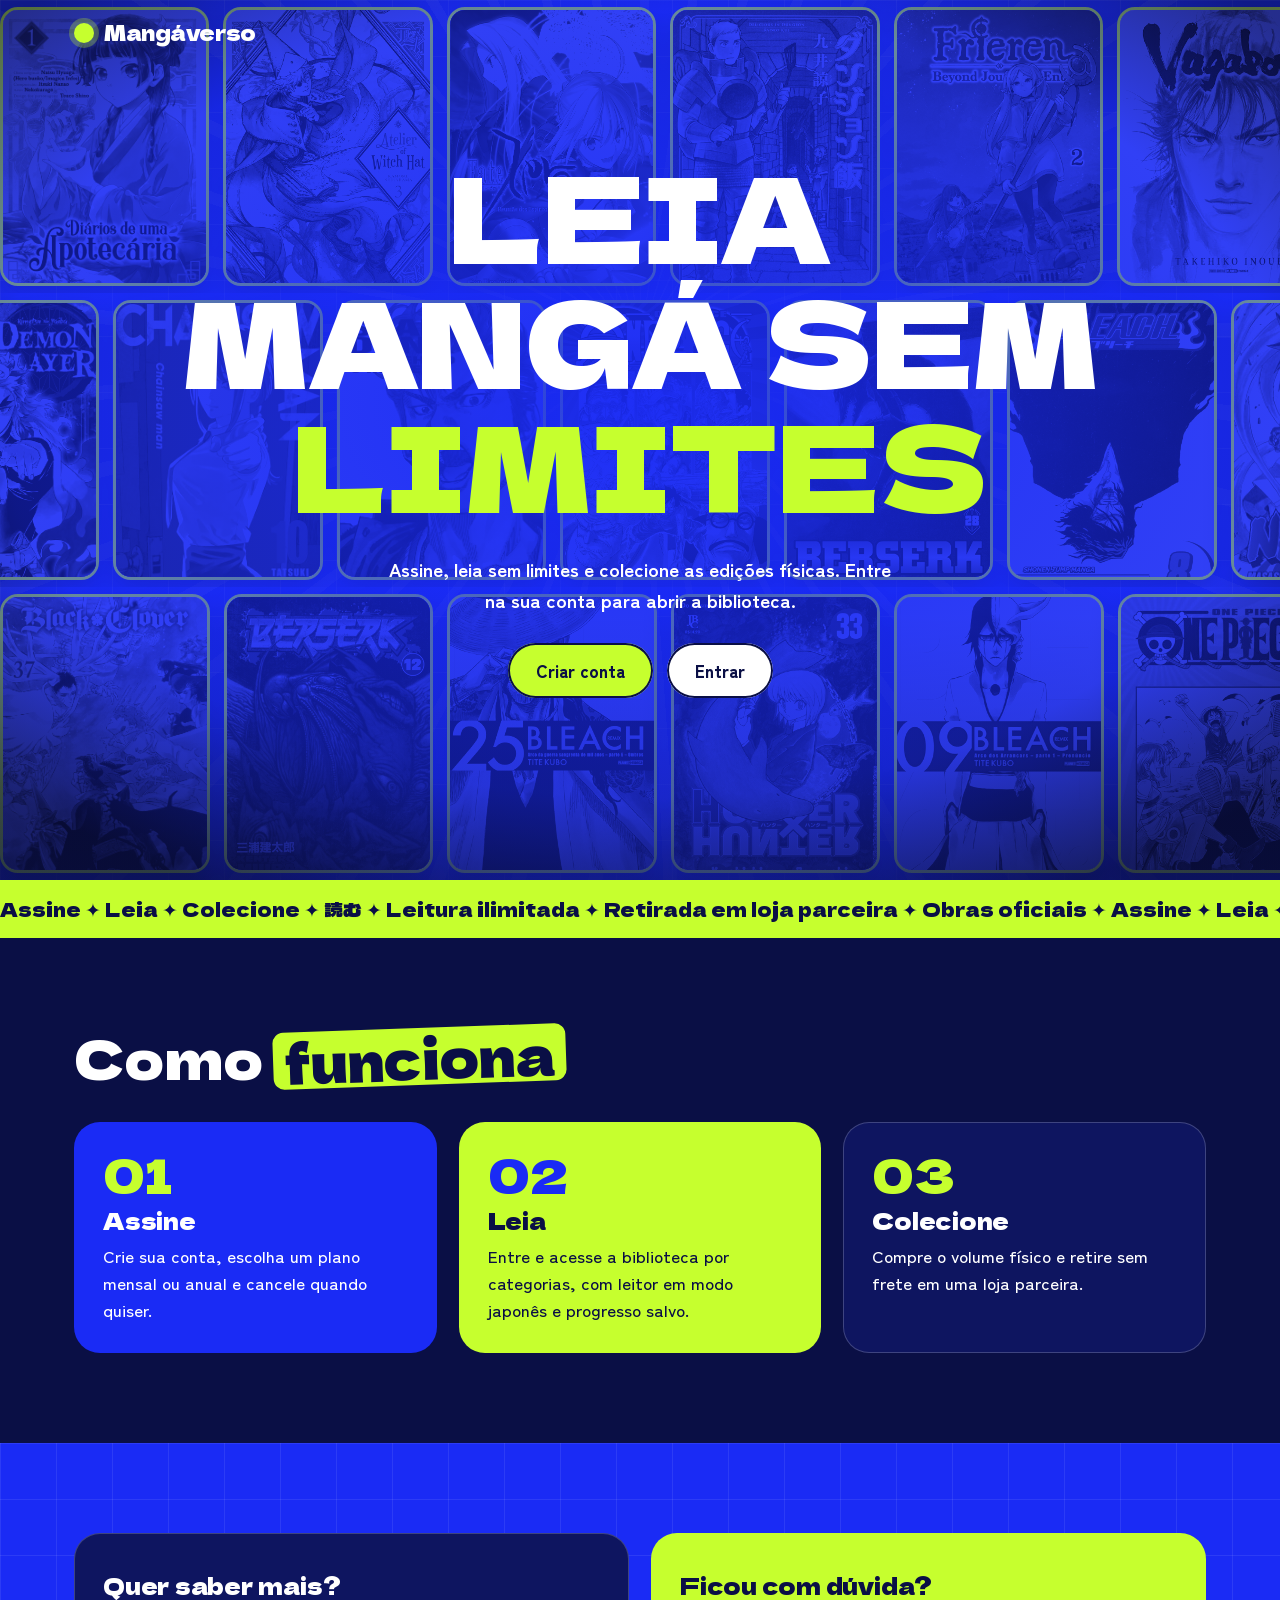
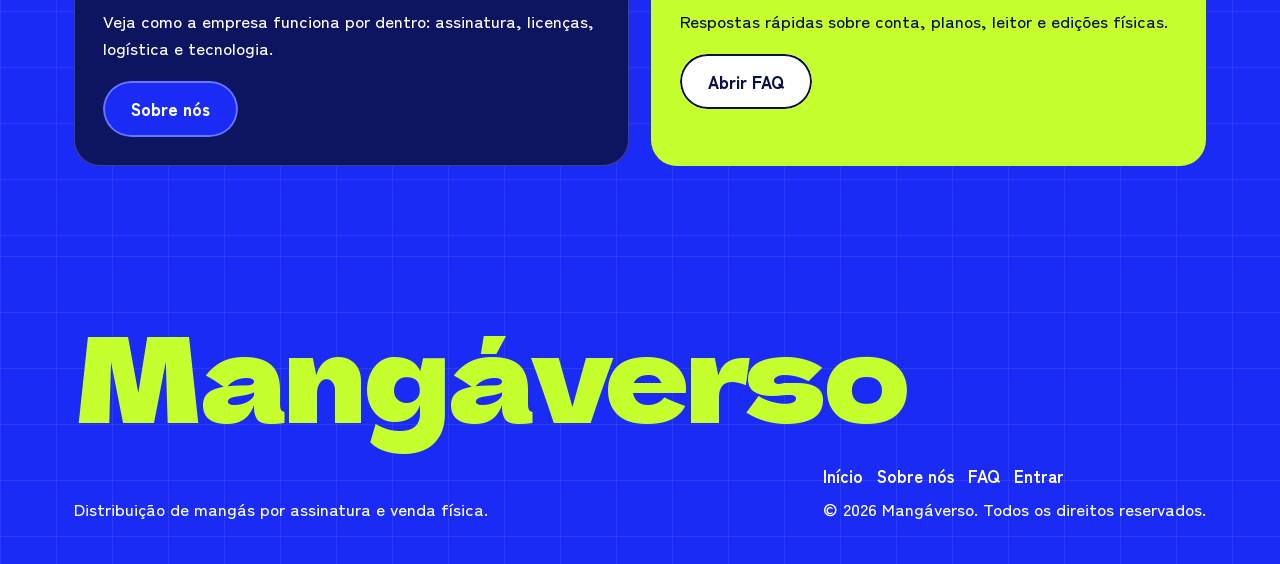
<file: index.html>
<!DOCTYPE html>
<html lang="pt-BR">
<head>
<meta charset="utf-8">
<meta name="viewport" content="width=device-width, initial-scale=1, viewport-fit=cover">
<title>Mangáverso – Assine. Leia. Colecione.</title>
<link rel="preconnect" href="https://fonts.googleapis.com"><link rel="preconnect" href="https://fonts.gstatic.com" crossorigin>
<link href="https://fonts.googleapis.com/css2?family=Dela+Gothic+One&family=Zen+Kaku+Gothic+New:wght@500;700;900&display=swap" rel="stylesheet">
<link rel="stylesheet" href="style.css">
<link rel="stylesheet" href="hero-mosaic.css">
</head>
<body>
<header class="blue hero"><div class="mosaic" id="mosaic" aria-hidden="true"></div><div id="nav"></div>
<div class="wrap"><h1><span class="l" style="--i:0"><b>Leia</b></span><span class="l" style="--i:1"><b>mangá sem</b></span><span class="l" style="--i:2"><b class="lm">limites</b></span></h1>
<p>Assine, leia sem limites e colecione as edições físicas. Entre na sua conta para abrir a biblioteca.</p>
<div class="cta" id="cta"><a class="btn" href="cadastro.html">Criar conta</a><a class="btn w" href="login.html">Entrar</a></div></div>
</header>
<div class="strip" aria-hidden="true"><div>Assine ✦ Leia ✦ Colecione ✦ 読む ✦ Leitura ilimitada ✦ Retirada em loja parceira ✦ Obras oficiais ✦ Assine ✦ Leia ✦ Colecione ✦ 読む ✦ Leitura ilimitada ✦ Retirada em loja parceira ✦ Obras oficiais ✦</div></div>
<main>
<section><div class="wrap">
<div class="sh"><h2>Como <span class="lab">funciona</span></h2></div>
<div class="grid3">
<div class="card bl"><div class="n" style="color:var(--lime)">01</div><h3>Assine</h3><p>Crie sua conta, escolha um plano mensal ou anual e cancele quando quiser.</p></div>
<div class="card li"><div class="n" style="color:var(--blue)">02</div><h3>Leia</h3><p>Entre e acesse a biblioteca por categorias, com leitor em modo japonês e progresso salvo.</p></div>
<div class="card"><div class="n" style="color:var(--accent)">03</div><h3>Colecione</h3><p>Compre o volume físico e retire sem frete em uma loja parceira.</p></div>
</div></div></section>
<section class="blue"><div class="wrap grid2">
<div class="card"><h3>Quer saber mais?</h3><p style="margin:10px 0 20px">Veja como a empresa funciona por dentro: assinatura, licenças, logística e tecnologia.</p><a class="btn b" href="sobre.html">Sobre nós</a></div>
<div class="card li"><h3>Ficou com dúvida?</h3><p style="margin:10px 0 20px">Respostas rápidas sobre conta, planos, leitor e edições físicas.</p><a class="btn w" href="faq.html">Abrir FAQ</a></div>
</div></section>
</main>
<div id="foot"></div>
<script src="app.js"></script>
<script src="hero-mosaic.js"></script>
<script>
if(MV.me())$('#cta').innerHTML='<a class="btn" href="biblioteca.html">Abrir biblioteca</a><a class="btn w" href="planos.html">Ver planos</a>';
</script>
</body>
</html>
</file>
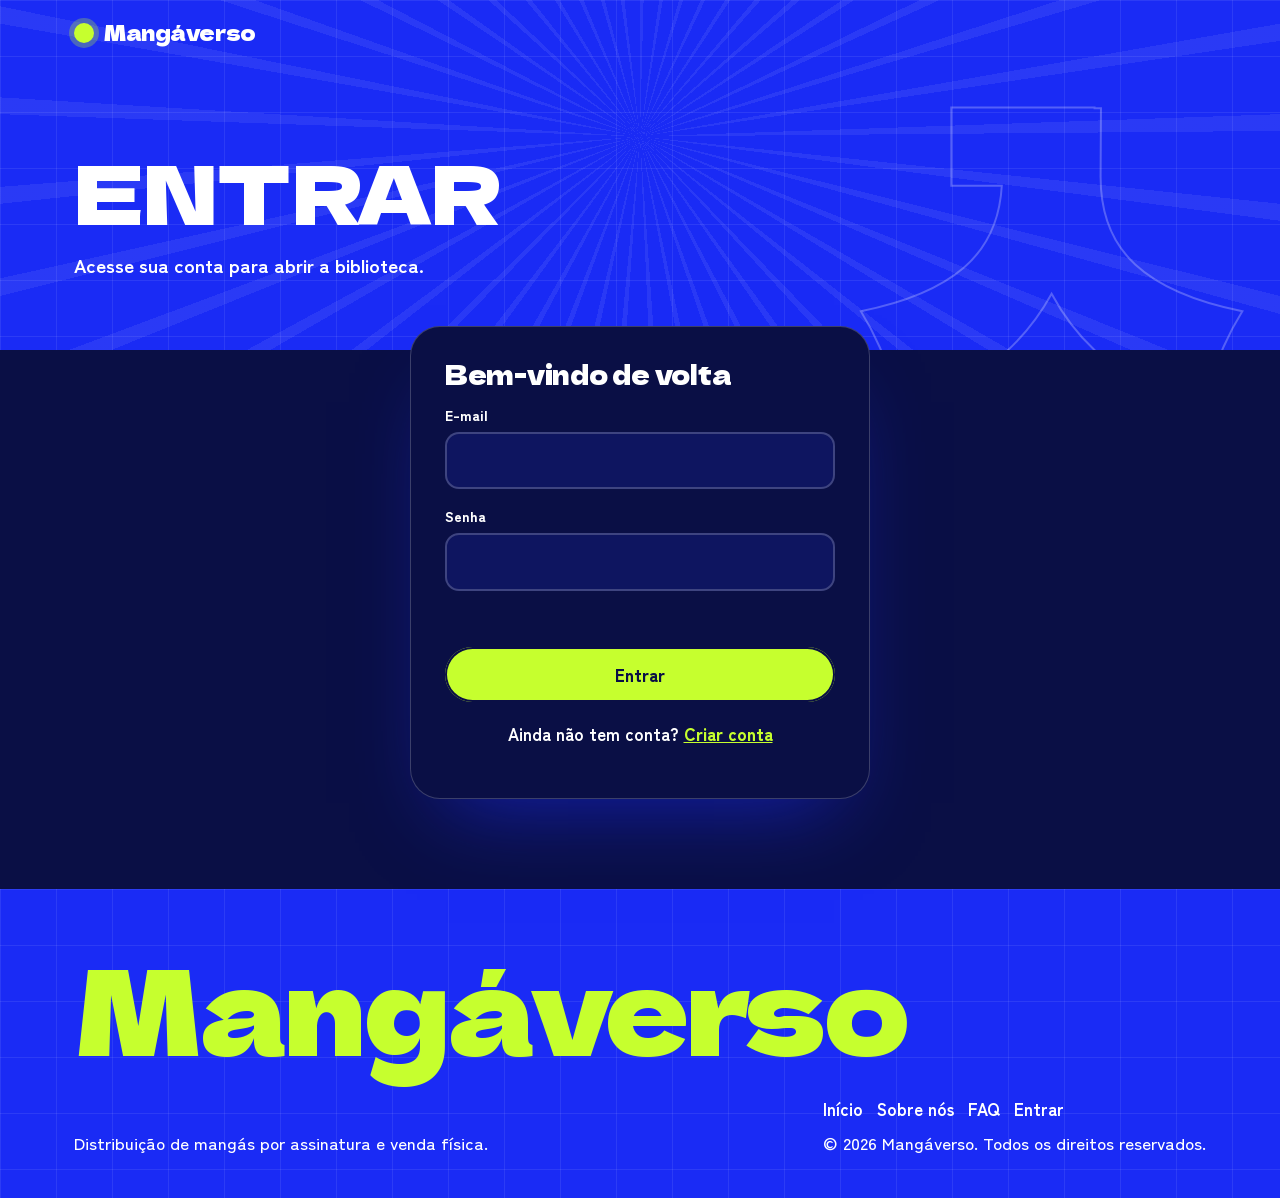
<file: biblioteca.html>
<!DOCTYPE html>
<html lang="pt-BR" class="gate">
<head>
<meta charset="utf-8">
<meta name="viewport" content="width=device-width, initial-scale=1, viewport-fit=cover">
<title>Biblioteca – Mangáverso</title>
<link rel="preconnect" href="https://fonts.googleapis.com"><link rel="preconnect" href="https://fonts.gstatic.com" crossorigin>
<link href="https://fonts.googleapis.com/css2?family=Dela+Gothic+One&family=Zen+Kaku+Gothic+New:wght@500;700;900&display=swap" rel="stylesheet">
<link rel="stylesheet" href="style.css">
</head>
<body>
<svg width="0" height="0" style="position:absolute" aria-hidden="true"><defs><pattern id="ht" width="6" height="6" patternUnits="userSpaceOnUse"><circle cx="3" cy="3" r="1.4" fill="#0a0f45" opacity=".4"/></pattern></defs></svg>
<header class="blue phead" data-k="本"><div id="nav"></div>
<div class="wrap"><h1>Biblioteca</h1><p><span id="hi"></span></p><div class="banner" id="plan"></div></div></header>
<main><section class="lib-sec"><div class="wrap">
<div class="tools"><input id="q" type="search" placeholder="Buscar por título ou autor…" aria-label="Buscar"><button class="chip" id="onlyFav" aria-pressed="false">♥ Só favoritos</button></div>
<div class="chips" id="chips"></div>
<div id="cats"></div>
<p class="legal"><b>Sobre o domínio público e as capas:</b> usamos obras de autoria antiga ou cujo autor morreu há mais de 70 anos, prazo adotado no Brasil. Digitalizações e edições modernas podem ter direitos próprios, e a regra varia por país. Capas e páginas reais são carregadas das pastas <code>assets/covers/</code> e <code>assets/manga/</code>; sem elas, o site mostra capas ilustradas e páginas de demonstração.</p>
</div></section></main>
<dialog id="dlg"><button class="tbtn x" id="close" aria-label="Fechar">✕</button><div class="dg" id="dbody"></div></dialog>
<dialog id="rd" aria-label="Leitor de mangá">
<div class="rt"><h3 id="rtitle"></h3><span class="strk" id="strk" hidden title="Dias seguidos lendo no Mangáverso"></span><a class="rbt buy" id="buy" href="loja.html" target="_blank" rel="noopener" title="Abre a Loja em outra aba, sem interromper a leitura">Comprar edição física ↗</a>
<button class="rbt" data-m="page" aria-pressed="true">Página</button><button class="rbt" data-m="spread" aria-pressed="false">Dupla</button><button class="rbt" data-m="scroll" aria-pressed="false">Vertical</button>
<button class="rbt" id="rtl" aria-pressed="true">日本式 ← direita p/ esquerda</button>
<button class="rbt" id="zo" aria-label="Diminuir zoom">−</button><button class="rbt" id="zi" aria-label="Aumentar zoom">+</button><button class="rbt" id="fs">Tela cheia</button><button class="rbt rx" id="rx">Fechar ✕</button></div>
<div class="stage" id="stage"><div class="inner" id="inner"></div></div>
<div class="rb"><button class="rbt" id="rp">‹ Anterior</button><input type="range" id="sl" min="1" value="1" aria-label="Página"><span class="ct" id="ct"></span><button class="rbt" id="rn">Próxima ›</button>
<span class="hint">Atalhos: ← → viram a página, + e − dão zoom. Clique na metade da página para virar. Seu progresso fica salvo. As Manga Coins só contam enquanto você lê de verdade: a contagem pausa se ficar parado.</span></div>
<div class="afk" id="afk" hidden role="alertdialog" aria-labelledby="afkt"><div><h3 id="afkt">Ainda está lendo?</h3><p>Pausamos a contagem de moedas porque faz um tempo que você não vira a página.</p><button class="btn" id="afkgo">Continuar lendo</button></div></div>
</dialog>
<div id="foot"></div>
<script src="app.js"></script>
<script src="catalogo.js"></script>
<script>
if(MV.guard()){const s=document.createElement('script');s.src='biblioteca.js';document.body.appendChild(s)}
</script>
</body>
</html>
</file>
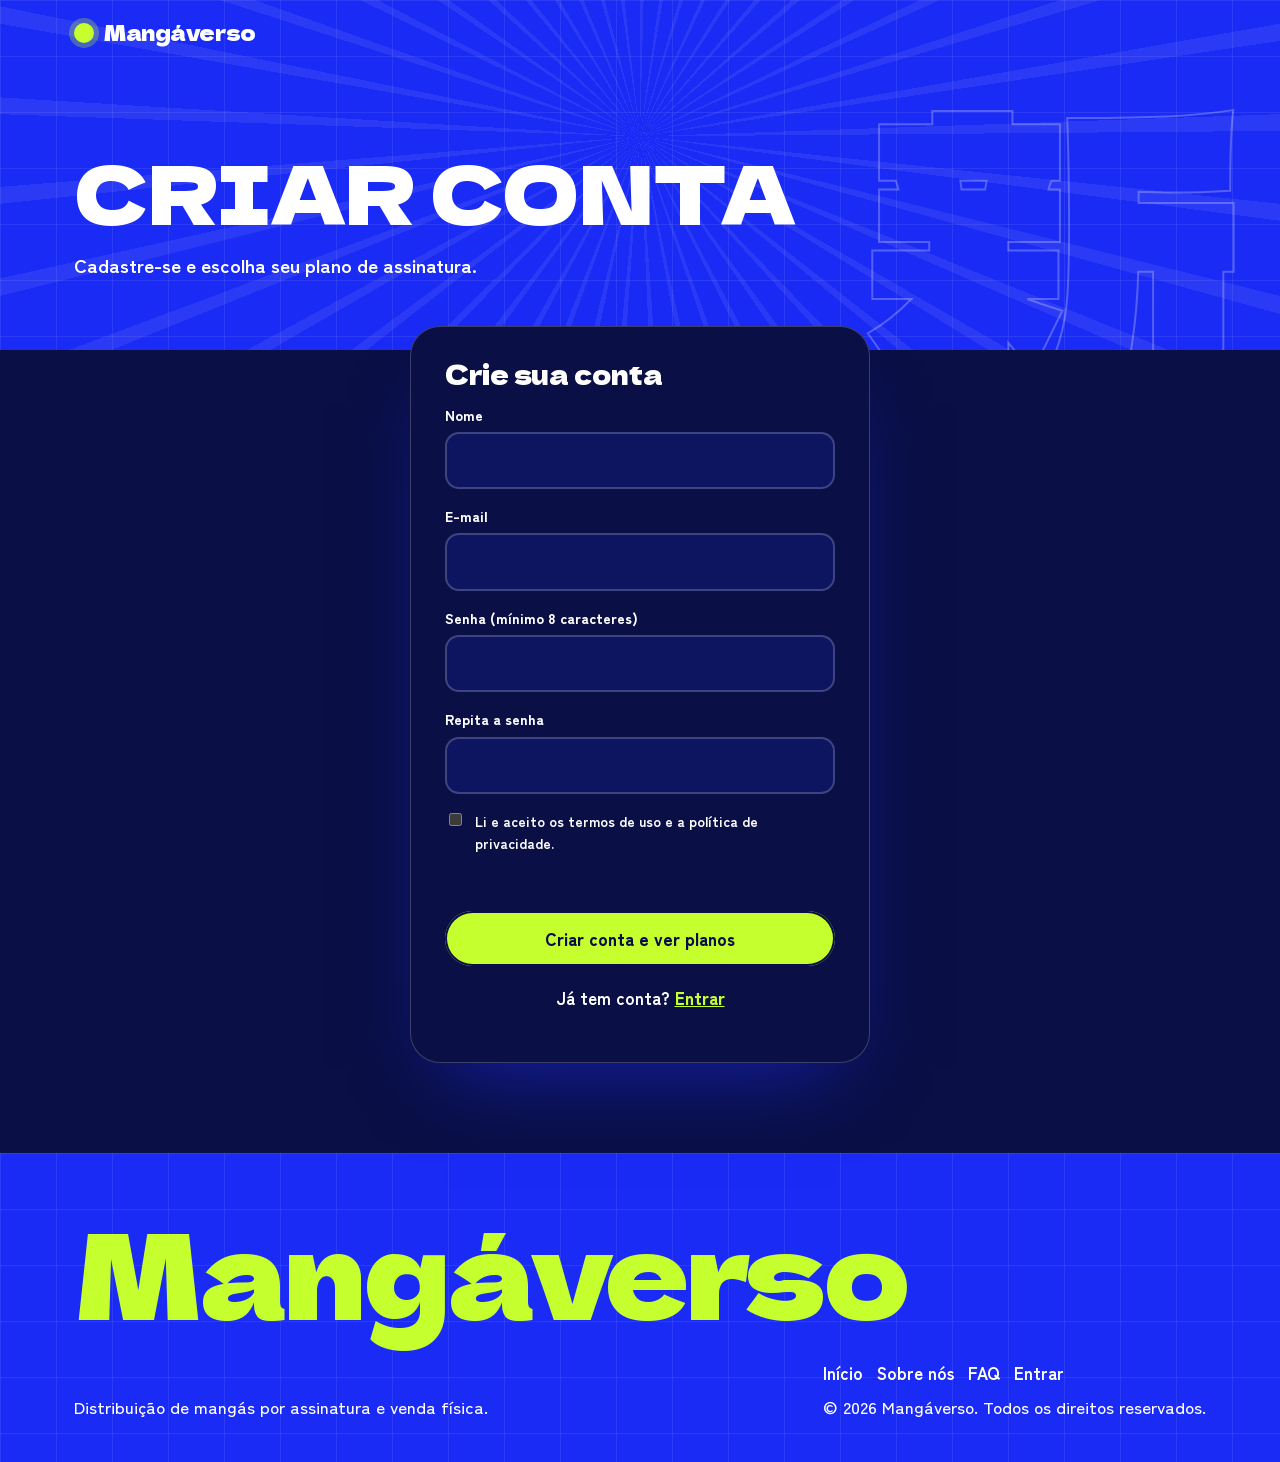
<file: cadastro.html>
<!DOCTYPE html>
<html lang="pt-BR">
<head>
<meta charset="utf-8">
<meta name="viewport" content="width=device-width, initial-scale=1, viewport-fit=cover">
<title>Criar conta – Mangáverso</title>
<link rel="preconnect" href="https://fonts.googleapis.com"><link rel="preconnect" href="https://fonts.gstatic.com" crossorigin>
<link href="https://fonts.googleapis.com/css2?family=Dela+Gothic+One&family=Zen+Kaku+Gothic+New:wght@500;700;900&display=swap" rel="stylesheet">
<link rel="stylesheet" href="style.css">
</head>
<body>
<header class="blue phead" data-k="新"><div id="nav"></div>
<div class="wrap"><h1>Criar conta</h1><p>Cadastre-se e escolha seu plano de assinatura.</p></div></header>
<main><form class="auth" id="f" novalidate>
<h2>Crie sua conta</h2>
<label for="nm">Nome</label><input id="nm" type="text" autocomplete="name" required>
<label for="em">E-mail</label><input id="em" type="email" autocomplete="email" required>
<label for="pw">Senha (mínimo 8 caracteres)</label><input id="pw" type="password" autocomplete="new-password" required>
<label for="pw2">Repita a senha</label><input id="pw2" type="password" autocomplete="new-password" required>
<label class="chk" for="ok"><input id="ok" type="checkbox"> Li e aceito os termos de uso e a política de privacidade.</label>
<p class="err" id="err" role="alert"></p>
<button class="btn" id="go" type="submit">Criar conta e ver planos</button>
<p class="alt">Já tem conta? <a href="login.html">Entrar</a></p>
</form></main>
<div id="foot"></div>
<script src="app.js"></script>
<script>
if(MV.me())location.replace('planos.html');
/* link de convite: cadastro.html?ref=CODIGO (o código fica guardado até a conta ser criada) */
const REF=(new URLSearchParams(location.search).get('ref')||'').trim(),REFOK=/^[A-Za-z0-9]{6,12}$/.test(REF);
if(REFOK){MV.set('mv_ref',REF.toUpperCase());const hp=document.querySelector('.phead p');if(hp)hp.textContent='Você foi convidado por um amigo. Crie sua conta e escolha seu plano.'}
$('#f').onsubmit=async e=>{e.preventDefault();const b=$('#go'),er=$('#err');er.textContent='';er.style.color='';
  const nm=$('#nm').value.trim(),em=$('#em').value.trim(),pw=$('#pw').value;
  if(nm.length<2)return er.textContent='Informe seu nome.';
  if(!/^[^@\s]+@[^@\s]+\.[^@\s]+$/.test(em))return er.textContent='Informe um e-mail válido.';
  if(pw.length<8)return er.textContent='A senha precisa ter pelo menos 8 caracteres.';
  if(pw!==$('#pw2').value)return er.textContent='As senhas não coincidem.';
  if(!$('#ok').checked)return er.textContent='Aceite os termos para continuar.';
  b.disabled=true;
  try{const r=await MV.register(nm,em,pw,REFOK?REF:MV.get('mv_ref',null));if(r&&r.confirm){er.style.color='#0a8f3c';er.textContent='Conta criada! Enviamos um e-mail de confirmação. Confirme e depois entre.';b.disabled=false;return}location.href='planos.html'}
  catch(x){er.textContent=x.message;b.disabled=false}};
</script>
</body>
</html>
</file>
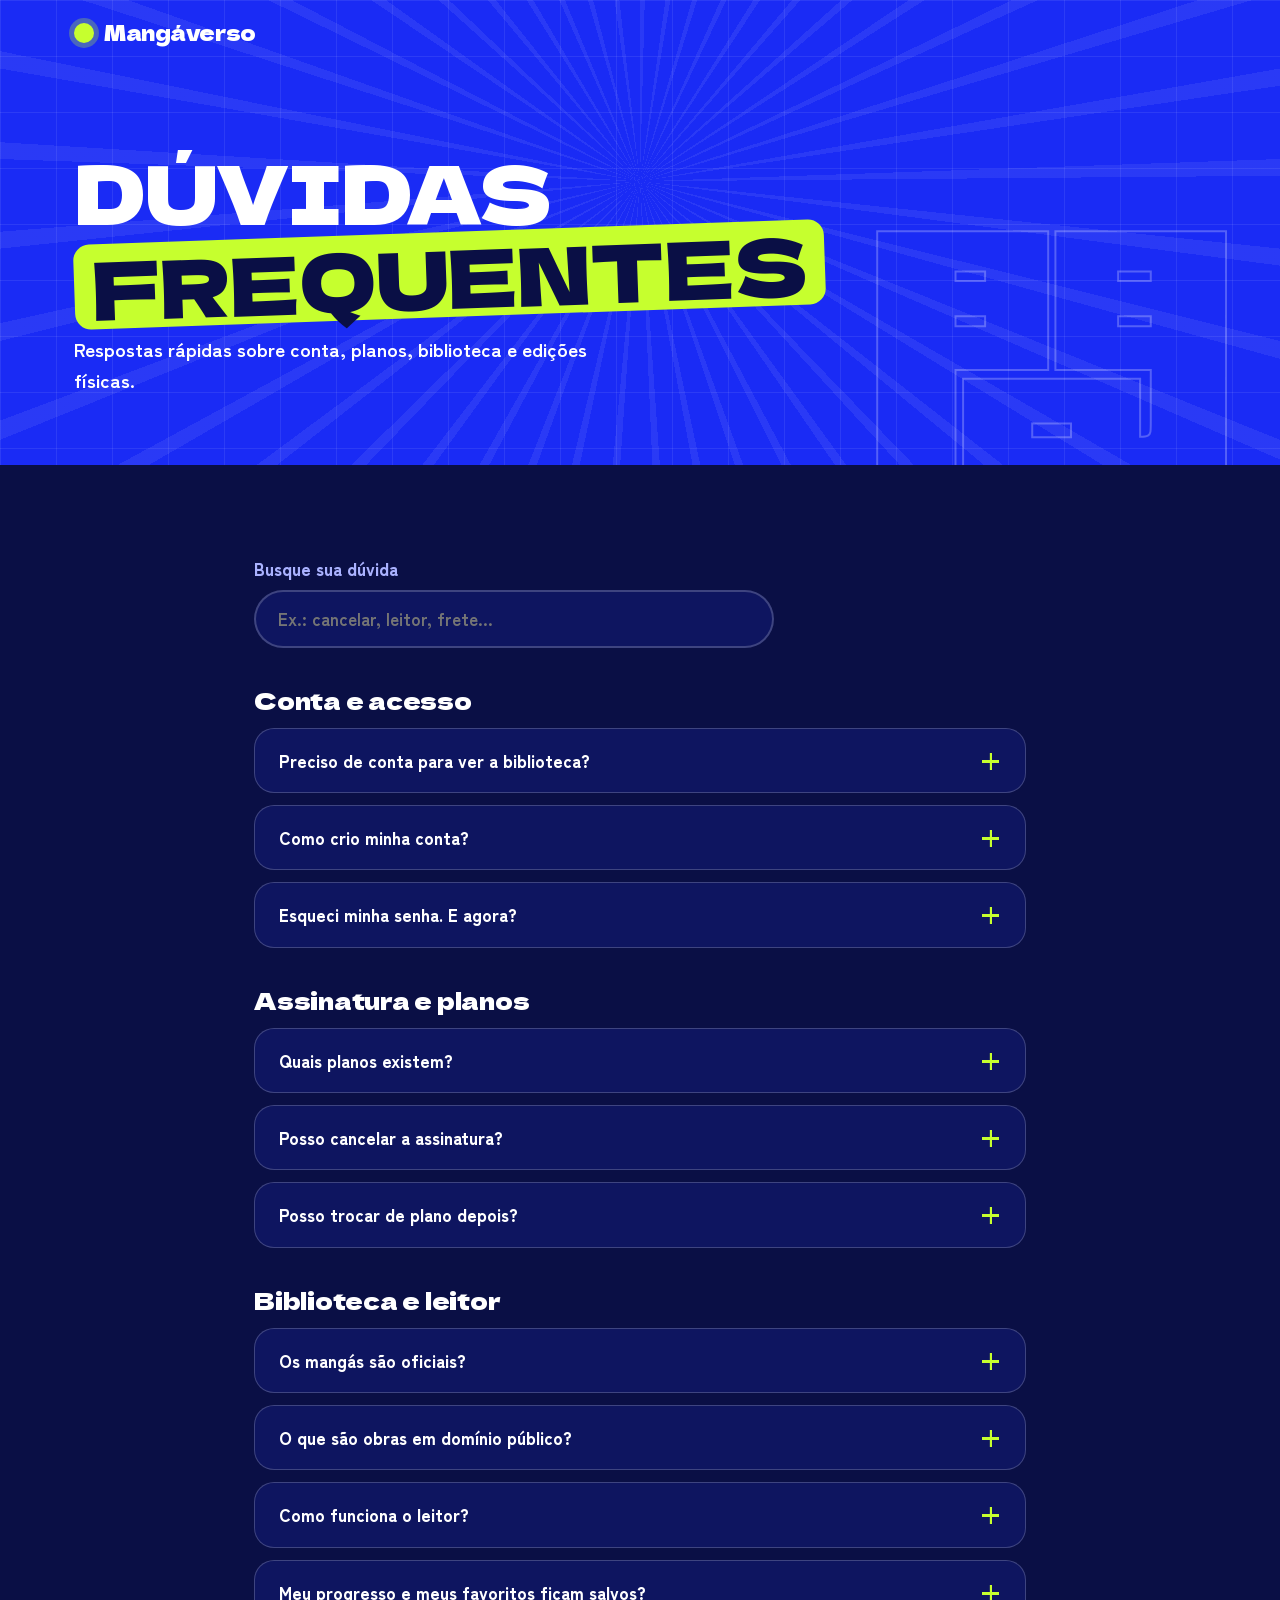
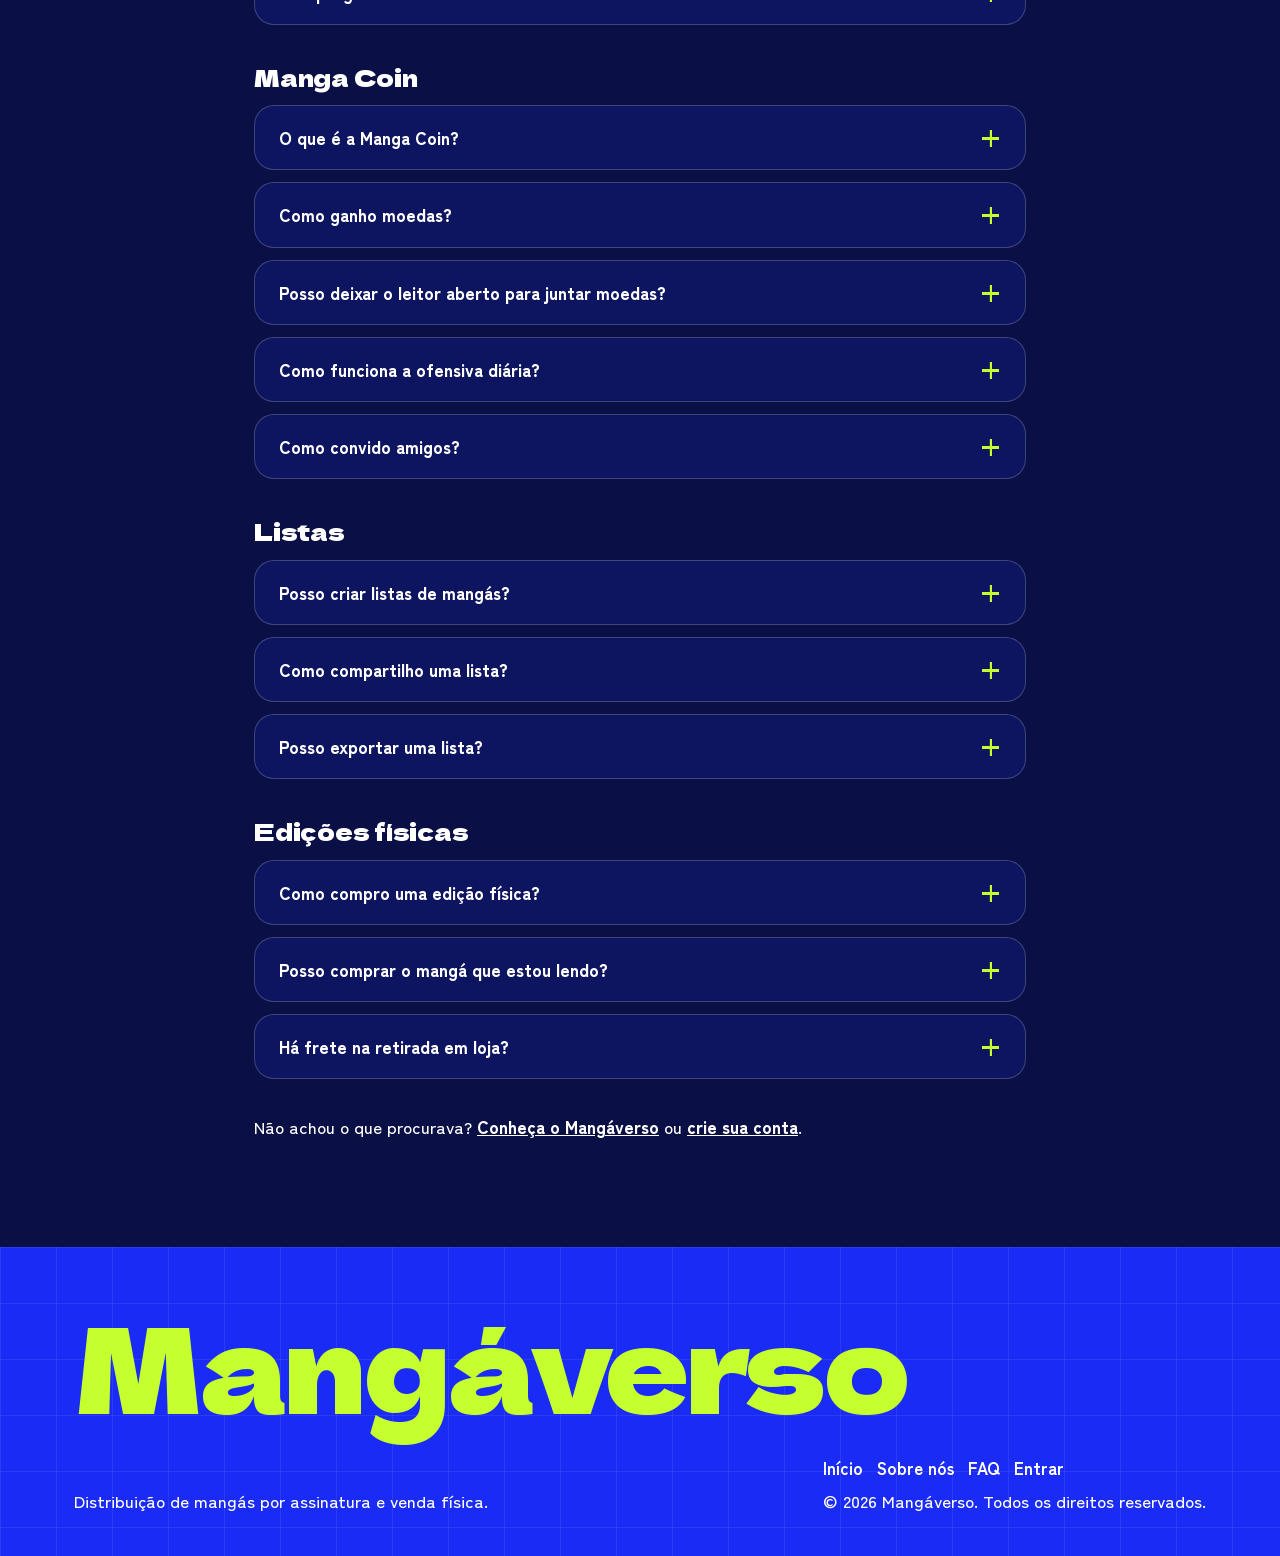
<file: faq.html>
<!DOCTYPE html>
<html lang="pt-BR">
<head>
<meta charset="utf-8">
<meta name="viewport" content="width=device-width, initial-scale=1, viewport-fit=cover">
<title>FAQ – Mangáverso</title>
<link rel="preconnect" href="https://fonts.googleapis.com"><link rel="preconnect" href="https://fonts.gstatic.com" crossorigin>
<link href="https://fonts.googleapis.com/css2?family=Dela+Gothic+One&family=Zen+Kaku+Gothic+New:wght@500;700;900&display=swap" rel="stylesheet">
<link rel="stylesheet" href="style.css">
</head>
<body>
<header class="blue phead" data-k="問"><div id="nav"></div>
<div class="wrap"><h1>Dúvidas <span class="lab">frequentes</span></h1><p>Respostas rápidas sobre conta, planos, biblioteca e edições físicas.</p></div></header>
<main><section><div class="wrap" style="max-width:820px"><label for="fq" class="mute" style="font-weight:800">Busque sua dúvida</label><br><input id="fq" class="fq" type="search" style="margin-top:8px" placeholder="Ex.: cancelar, leitor, frete…"><div class="fg"><h2 class="fcat">Conta e acesso</h2><details><summary>Preciso de conta para ver a biblioteca?</summary><p>Sim. A biblioteca só abre para usuários cadastrados e logados. Sem conta, você vê apenas a tela inicial, o Sobre nós e este FAQ.</p></details><details><summary>Como crio minha conta?</summary><p>Clique em “Criar conta”, informe nome, e-mail e senha. Ao terminar, você é levado direto à página de planos para escolher sua assinatura.</p></details><details><summary>Esqueci minha senha. E agora?</summary><p>A recuperação de senha ainda não está disponível nesta versão de demonstração. Você pode criar uma nova conta com outro e-mail.</p></details></div><div class="fg"><h2 class="fcat">Assinatura e planos</h2><details><summary>Quais planos existem?</summary><p>Básico, Premium e Deluxe. Todos têm leitura digital ilimitada; os superiores somam mais aparelhos e vantagens nas edições físicas.</p></details><details><summary>Posso cancelar a assinatura?</summary><p>Sim, a qualquer momento. Planos anuais têm desconto de 20% em relação ao mensal.</p></details><details><summary>Posso trocar de plano depois?</summary><p>Sim. Abra a página Planos e escolha outro. O plano ativo aparece marcado como “Plano atual”.</p></details></div><div class="fg"><h2 class="fcat">Biblioteca e leitor</h2><details><summary>Os mangás são oficiais?</summary><p>Sim. Trabalhamos com licenças firmadas antes de cada lançamento, além de obras em domínio público, sem scans ou conteúdo pirata.</p></details><details><summary>O que são obras em domínio público?</summary><p>São obras cujos direitos patrimoniais expiraram e que podem ser lidas e compartilhadas livremente, como Hokusai Manga e os rolos Chōjū-giga.</p></details><details><summary>Como funciona o leitor?</summary><p>Você escolhe entre página única, dupla ou rolagem vertical, lê da direita para a esquerda como no Japão, dá zoom e retoma de onde parou.</p></details><details><summary>Meu progresso e meus favoritos ficam salvos?</summary><p>Sim, por conta, neste navegador. Você pode favoritar títulos e voltar para “Continuar lendo”.</p></details></div><div class="fg"><h2 class="fcat">Manga Coin</h2><details><summary>O que é a Manga Coin?</summary><p>É a moeda virtual do Mangáverso. Os assinantes trocam moedas por descontos nos planos e por brindes, e no futuro por outros produtos, como action figures, marca-páginas personalizados e pôsteres.</p></details><details><summary>Como ganho moedas?</summary><p>Lendo um título até o fim, com 10 moedas por obra (uma vez por obra), e passando tempo no leitor, com 2 moedas a cada 5 minutos de leitura ativa, até 20 por dia. Ao retirar um pedido da Loja você ganha 1 moeda por real. A compra de moedas chega em breve.</p></details><details><summary>Posso deixar o leitor aberto para juntar moedas?</summary><p>Não. O servidor confere o que você lê: cada página precisa ficar alguns segundos na tela, o tempo só conta enquanto você vira páginas e a contagem pausa se você ficar parado ou trocar de aba. Há um limite diário de moedas por tempo de leitura.</p></details><details><summary>Como funciona a ofensiva diária?</summary><p>Cada dia em que você lê no leitor conta para a sua sequência. Quanto mais dias seguidos, maior o multiplicador aplicado às moedas de leitura. Se passar um dia sem ler, a sequência recomeça. As faixas e o seu progresso aparecem na página Moedas.</p></details><details><summary>Como convido amigos?</summary><p>Na página Moedas você encontra o seu link de convite. Quando um amigo cria a conta por ele e escolhe um plano, você ganha moedas. O valor e o limite de amigos aparecem na própria página.</p></details></div><div class="fg"><h2 class="fcat">Listas</h2><details><summary>Posso criar listas de mangás?</summary><p>Sim. Em Listas você cria quantas quiser, adiciona obras por lá ou pelo botão “Adicionar a uma lista” na biblioteca e remove quando quiser.</p></details><details><summary>Como compartilho uma lista?</summary><p>Ative “Compartilhar” na lista e copie o link. Quem abrir o link, estando logado, vê a lista e pode salvar uma cópia na própria conta. Para encerrar o compartilhamento, desative-o ou gere um novo link.</p></details><details><summary>Posso exportar uma lista?</summary><p>Sim, em XML. O arquivo traz título, autor, período, categoria e formato de cada obra.</p></details></div><div class="fg"><h2 class="fcat">Edições físicas</h2><details><summary>Como compro uma edição física?</summary><p>Abra a Loja, escolha o volume e a loja parceira onde quer retirar e faça a reserva. Você recebe um código para apresentar na loja na hora da retirada.</p></details><details><summary>Posso comprar o mangá que estou lendo?</summary><p>Sim. No leitor há o link “Comprar edição física”, que abre a Loja em outra aba para você continuar lendo sem interrupção.</p></details><details><summary>Há frete na retirada em loja?</summary><p>Não. A retirada em loja parceira não tem frete.</p></details></div><div class="empty mute" id="none" hidden style="border-color:var(--line)">Nenhuma pergunta encontrada. Tente outra palavra.</div><p style="margin-top:34px">Não achou o que procurava? <a href="sobre.html" style="font-weight:800">Conheça o Mangáverso</a> ou <a href="cadastro.html" style="font-weight:800">crie sua conta</a>.</p></div></section></main>
<div id="foot"></div>
<script src="app.js"></script>
<script>
$('#fq').oninput=e=>{const q=e.target.value.toLowerCase().trim();let any=false;
  document.querySelectorAll('.fg').forEach(g=>{let n=0;g.querySelectorAll('details').forEach(d=>{const ok=d.textContent.toLowerCase().includes(q);d.hidden=!ok;if(ok)n++});g.hidden=!n;if(n)any=true});
  $('#none').hidden=any};
</script>
</body>
</html>
</file>
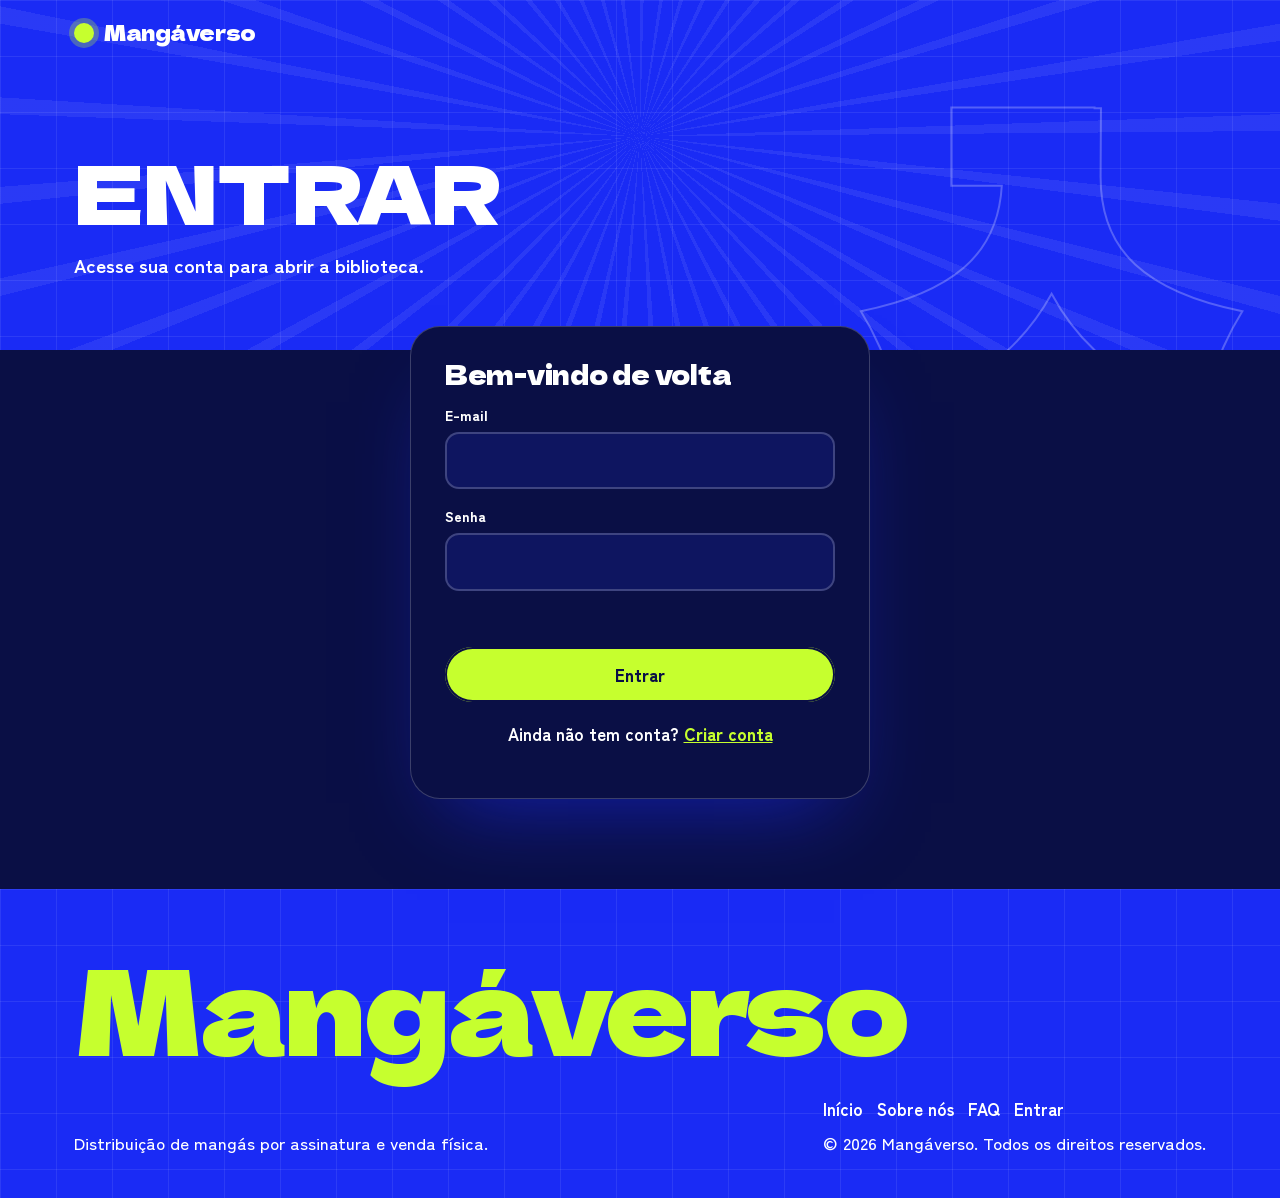
<file: listas.html>
<!DOCTYPE html>
<html lang="pt-BR" class="gate">
<head>
<meta charset="utf-8">
<meta name="viewport" content="width=device-width, initial-scale=1, viewport-fit=cover">
<title>Listas – Mangáverso</title>
<link rel="preconnect" href="https://fonts.googleapis.com"><link rel="preconnect" href="https://fonts.gstatic.com" crossorigin>
<link href="https://fonts.googleapis.com/css2?family=Dela+Gothic+One&family=Zen+Kaku+Gothic+New:wght@500;700;900&display=swap" rel="stylesheet">
<link rel="stylesheet" href="style.css">
</head>
<body>
<header class="blue phead" data-k="録"><div id="nav"></div>
<div class="wrap"><h1 id="lt">Minhas listas</h1><p id="lp">Reúna as obras que você quer ler ou guardar, compartilhe por link e exporte em XML.</p></div></header>
<main><section><div class="wrap">

<div id="mine">
<form class="lnew" id="nf" style="margin:0 0 28px"><input id="nn" maxlength="80" placeholder="Nome da nova lista, por exemplo: Para ler no fim de semana" aria-label="Nome da nova lista"><button class="btn b" type="submit">Criar lista</button></form>
<p class="err" id="ne" role="alert" style="margin:-14px 0 18px"></p>
<div class="lcards" id="lists"><div class="empty mute">Carregando…</div></div>
</div>

<div id="shared" hidden>
<div class="lhead" id="sh"></div>
<div class="minis" id="sitems"></div>
</div>

</div></section></main>
<dialog id="pk"><button class="tbtn x" id="pkx" aria-label="Fechar">✕</button><div class="dlgbox"><h3 id="pkt">Adicionar obras</h3><input class="pksearch" id="pks" type="search" placeholder="Buscar por título ou autor…" aria-label="Buscar obra"><div class="plist" id="pkl"></div></div></dialog>
<div id="foot"></div>
<script src="app.js"></script>
<script src="catalogo.js"></script>
<script>
if(MV.guard()){
const api=(p,o={})=>MV.api(p,{auth:true,...o});
const tok=(new URLSearchParams(location.search).get(`l`)||``).trim();
const shareUrl=l=>{const u=new URL(`listas.html`,location.href);u.search=`?l=`+l.token;return u.href};
const slug=t=>(String(t).normalize(`NFD`).replace(/[\u0300-\u036f]/g,``).toLowerCase().replace(/[^a-z0-9]+/g,`-`).replace(/^-|-$/g,``)||`lista`);
/* exportação em XML (gerada no navegador, sem passar pelo servidor) */
const xe=s=>String(s??``).replace(/[\u0000-\u0008\u000B\u000C\u000E-\u001F]/g,``).replace(/&/g,`&amp;`).replace(/</g,`&lt;`).replace(/>/g,`&gt;`).replace(/"/g,`&quot;`).replace(/'/g,`&apos;`);
function listaXML(titulo,ids,autor){
  const obras=ids.map(id=>{const b=BY[id];
    return b?`    <obra id="${xe(b.id)}">\n      <titulo>${xe(b.n)}</titulo>\n      <autor>${xe(b.au)}</autor>\n      <periodo>${xe(b.y)}</periodo>\n      <categoria>${xe(CATS[b.cat].id)}</categoria>\n      <formato>${xe(b.fmt)}</formato>\n      <acervo>${xe(b.l)}</acervo>\n    </obra>`:`    <obra id="${xe(id)}"/>`}).join(`\n`);
  return `<?xml version="1.0" encoding="UTF-8"?>\n<lista nome="${xe(titulo)}"${autor?` autor="${xe(autor)}"`:``} origem="Mangáverso" exportado="${new Date().toISOString()}" total="${ids.length}">\n  <obras>\n${obras}\n  </obras>\n</lista>\n`}
function baixar(titulo,ids,autor){
  const a=document.createElement(`a`);a.href=URL.createObjectURL(new Blob([listaXML(titulo,ids,autor)],{type:`application/xml;charset=utf-8`}));
  a.download=slug(titulo)+`.xml`;document.body.appendChild(a);a.click();setTimeout(()=>{URL.revokeObjectURL(a.href);a.remove()},500)}
async function copiar(t){
  try{await navigator.clipboard.writeText(t)}catch(e){const i=document.createElement(`input`);i.value=t;document.body.appendChild(i);i.select();document.execCommand(`copy`);i.remove()}
  MV.toast(`Link copiado`)}
const mini=(b,rm)=>`<div class="mini">${rm?`<button class="rm" data-rm="${esc(b.id)}" aria-label="Remover ${esc(b.n)} da lista">✕</button>`:``}${cover(b)}<div class="mt">${esc(b.n)}</div></div>`;

/* ---------- lista compartilhada por link ---------- */
async function verCompartilhada(){
  $(`#mine`).hidden=true;$(`#shared`).hidden=false;
  let l=null;try{l=await MV.rpc(`lista_ver`,{p_token:tok})}catch(e){$(`#sh`).innerHTML=`<p class="err">Não foi possível abrir esta lista agora.</p>`;return}
  if(!l){$(`#lt`).textContent=`Lista indisponível`;$(`#lp`).textContent=`Este link não existe mais ou o dono parou de compartilhar.`;$(`#sh`).innerHTML=`<a class="btn" href="listas.html">Ver minhas listas</a>`;return}
  $(`#lt`).textContent=l.titulo;$(`#lp`).textContent=`Lista de ${l.autor} · ${l.itens.length} ${l.itens.length==1?`obra`:`obras`}`;document.title=l.titulo+` – Mangáverso`;
  $(`#sh`).innerHTML=(l.minha?`<a class="btn b" href="listas.html">Editar em Minhas listas</a>`:`<button class="btn b" id="cp">Salvar na minha conta</button>`)+`<button class="btn w" id="xm"${l.itens.length?``:` disabled`}>Exportar XML</button><a class="btn w" href="biblioteca.html">Abrir biblioteca</a>`;
  $(`#sitems`).innerHTML=l.itens.length?l.itens.map(id=>BY[id]?mini(BY[id]):``).join(``):`<div class="empty mute" style="grid-column:1/-1">Esta lista ainda está vazia.</div>`;
  $(`#xm`).onclick=()=>baixar(l.titulo,l.itens,l.autor);
  const cp=$(`#cp`);if(cp)cp.onclick=async()=>{cp.disabled=true;try{await MV.rpc(`lista_copiar`,{p_token:tok});MV.toast(`Lista salva na sua conta`);setTimeout(()=>location.href=`listas.html`,900)}catch(x){MV.toast(x.message);cp.disabled=false}}}

/* ---------- minhas listas ---------- */
let LS=[],pkList=null;
const itens=l=>l.lista_itens.slice().sort((a,b)=>a.adicionado_em<b.adicionado_em?-1:1).map(i=>i.obra);
async function load(){
  try{LS=await api(`/rest/v1/listas?select=id,titulo,compartilhada,token,atualizado_em,lista_itens(obra,adicionado_em)&order=atualizado_em.desc`)}
  catch(e){$(`#lists`).innerHTML=`<div class="empty mute">Não foi possível carregar suas listas agora. Tente novamente em instantes.</div>`;return}
  draw()}
function draw(){
  $(`#lists`).innerHTML=LS.length?LS.map(l=>{const ids=itens(l),n=ids.length;
    return `<article class="card lc" data-id="${esc(l.id)}"><h3>${esc(l.titulo)}</h3><div class="meta2">${n} ${n==1?`obra`:`obras`} · ${l.compartilhada?`Compartilhada por link`:`Privada`}</div>
<div class="minis">${n?ids.map(id=>BY[id]?mini(BY[id],true):``).join(``):`<p class="mute" style="grid-column:1/-1;margin:0">Lista vazia. Use “Adicionar obras” ou o botão “Adicionar a uma lista” na biblioteca.</p>`}</div>
<div class="lact"><button class="btn b sm" data-a="add">Adicionar obras</button><button class="btn w sm" data-a="share">${l.compartilhada?`Parar de compartilhar`:`Compartilhar`}</button><button class="btn w sm" data-a="xml"${n?``:` disabled`}>Exportar XML</button><button class="btn w sm" data-a="ren">Renomear</button><button class="btn w sm" data-a="del">Excluir</button></div>
${l.compartilhada?`<div class="sharebox"><input readonly value="${esc(shareUrl(l))}" aria-label="Link da lista"><button class="btn sm" data-a="copy">Copiar link</button><button class="btn w sm" data-a="renew" title="Gera um link novo e desativa o anterior">Novo link</button></div>`:``}</article>`}).join(``)
  :`<div class="empty mute">Você ainda não criou nenhuma lista. Dê um nome acima para começar.</div>`}
$(`#nf`).onsubmit=async e=>{e.preventDefault();const t=$(`#nn`).value.trim();$(`#ne`).textContent=``;if(!t)return;
  try{await api(`/rest/v1/listas`,{method:`POST`,prefer:`return=minimal`,body:{titulo:t}});$(`#nn`).value=``;MV.toast(`Lista criada`);load()}
  catch(x){$(`#ne`).textContent=x.message}};
$(`#lists`).onclick=async e=>{
  const t=e.target.closest(`[data-a],[data-rm]`);if(!t)return;
  const l=LS.find(x=>x.id==t.closest(`[data-id]`).dataset.id);if(!l)return;
  try{
    if(t.dataset.rm){await api(`/rest/v1/lista_itens?lista_id=eq.`+encodeURIComponent(l.id)+`&obra=eq.`+encodeURIComponent(t.dataset.rm),{method:`DELETE`,prefer:`return=minimal`});load();return}
    const a=t.dataset.a;
    if(a==`add`){abrirPicker(l)}
    else if(a==`share`){await api(`/rest/v1/listas?id=eq.`+encodeURIComponent(l.id),{method:`PATCH`,prefer:`return=minimal`,body:{compartilhada:!l.compartilhada}});MV.toast(l.compartilhada?`Link desativado`:`Link ativado`);load()}
    else if(a==`copy`){copiar(shareUrl(l))}
    else if(a==`renew`){if(!confirm(`Gerar um link novo? O link atual deixará de funcionar.`))return;await MV.rpc(`lista_novo_token`,{p_id:l.id});MV.toast(`Novo link gerado`);load()}
    else if(a==`xml`){baixar(l.titulo,itens(l))}
    else if(a==`ren`){const n=prompt(`Novo nome da lista`,l.titulo);if(n&&n.trim()&&n.trim()!=l.titulo){await api(`/rest/v1/listas?id=eq.`+encodeURIComponent(l.id),{method:`PATCH`,prefer:`return=minimal`,body:{titulo:n.trim()}});load()}}
    else if(a==`del`){if(!confirm(`Excluir a lista “${l.titulo}”? Esta ação não pode ser desfeita.`))return;await api(`/rest/v1/listas?id=eq.`+encodeURIComponent(l.id),{method:`DELETE`,prefer:`return=minimal`});MV.toast(`Lista excluída`);load()}
  }catch(x){MV.toast(x.message)}};
/* seletor de obras */
function abrirPicker(l){pkList=l;$(`#pkt`).textContent=`Adicionar a “`+l.titulo+`”`;$(`#pks`).value=``;pkDraw();$(`#pk`).showModal()}
function pkDraw(){const q=$(`#pks`).value.toLowerCase().trim(),on=new Set(itens(pkList));
  $(`#pkl`).innerHTML=B.filter(b=>(b.n+b.au).toLowerCase().includes(q)).map(b=>`<label class="lrow"><input type="checkbox" data-o="${esc(b.id)}"${on.has(b.id)?` checked`:``}>${esc(b.n)}<small>${esc(b.au)}</small></label>`).join(``)||`<p class="mute">Nenhuma obra encontrada.</p>`}
$(`#pks`).oninput=pkDraw;
$(`#pkl`).onchange=async e=>{const c=e.target,o=c.dataset.o;if(!o)return;c.disabled=true;
  try{if(c.checked)await api(`/rest/v1/lista_itens`,{method:`POST`,prefer:`resolution=ignore-duplicates,return=minimal`,body:{lista_id:pkList.id,obra:o}});
    else await api(`/rest/v1/lista_itens?lista_id=eq.`+encodeURIComponent(pkList.id)+`&obra=eq.`+encodeURIComponent(o),{method:`DELETE`,prefer:`return=minimal`})}
  catch(x){c.checked=!c.checked;MV.toast(x.message)}c.disabled=false};
$(`#pkx`).onclick=()=>$(`#pk`).close();$(`#pk`).onclick=e=>{if(e.target==$(`#pk`))$(`#pk`).close()};
$(`#pk`).addEventListener(`close`,load);

tok?verCompartilhada():load();
}
</script>
</body>
</html>
</file>
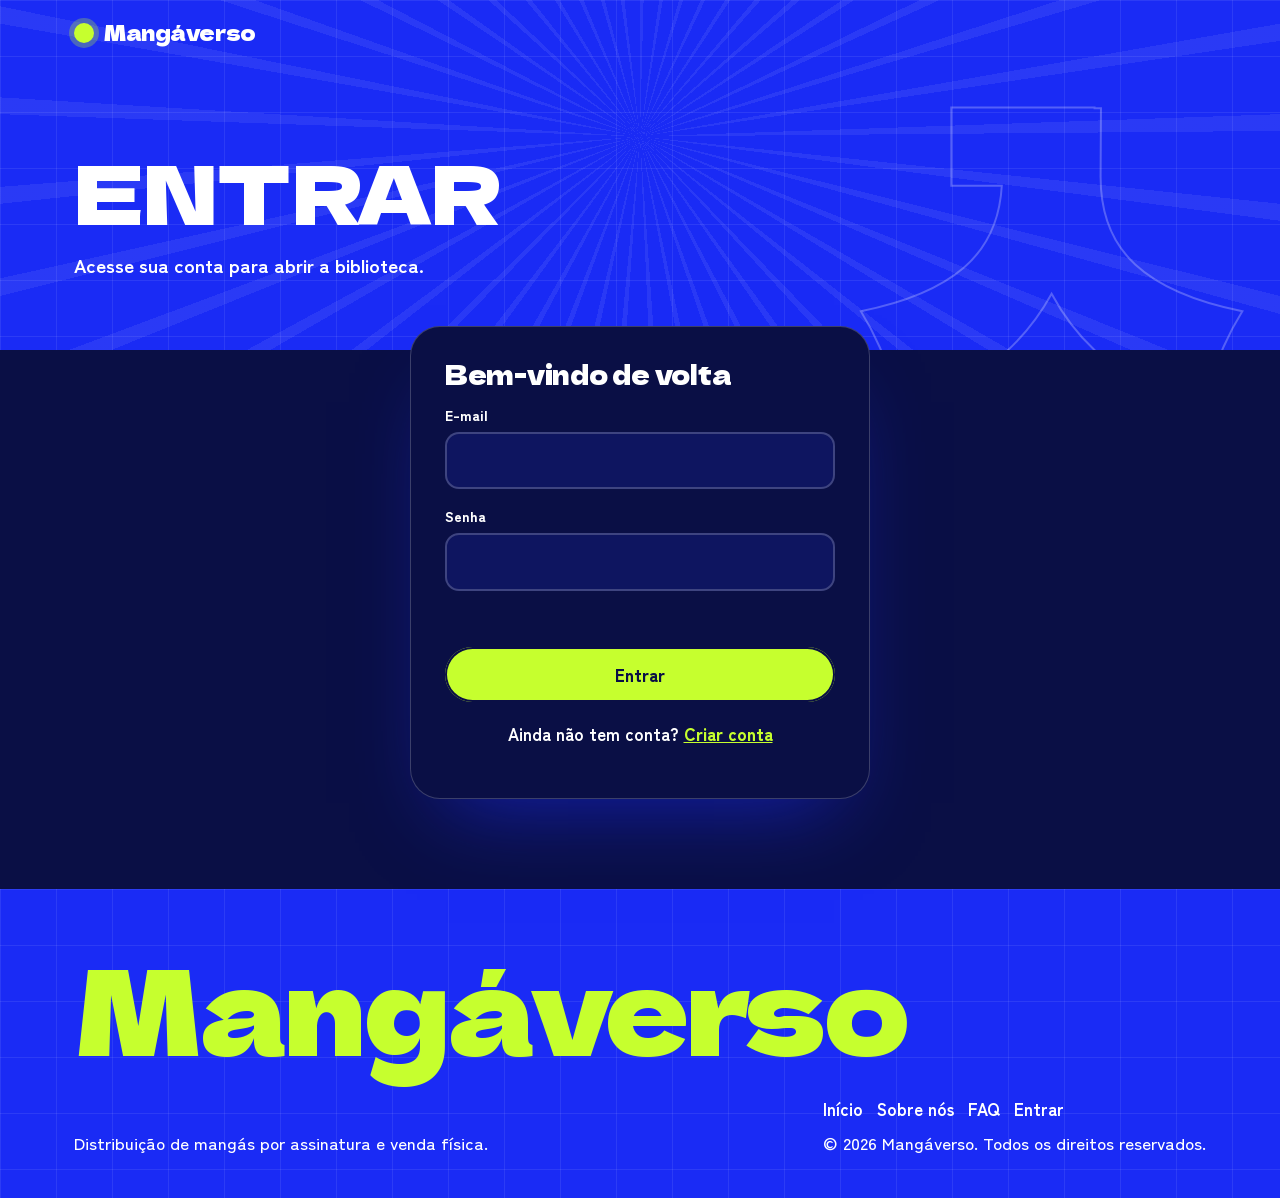
<file: login.html>
<!DOCTYPE html>
<html lang="pt-BR">
<head>
<meta charset="utf-8">
<meta name="viewport" content="width=device-width, initial-scale=1, viewport-fit=cover">
<title>Entrar – Mangáverso</title>
<link rel="preconnect" href="https://fonts.googleapis.com"><link rel="preconnect" href="https://fonts.gstatic.com" crossorigin>
<link href="https://fonts.googleapis.com/css2?family=Dela+Gothic+One&family=Zen+Kaku+Gothic+New:wght@500;700;900&display=swap" rel="stylesheet">
<link rel="stylesheet" href="style.css">
</head>
<body>
<header class="blue phead" data-k="入"><div id="nav"></div>
<div class="wrap"><h1>Entrar</h1><p>Acesse sua conta para abrir a biblioteca.</p></div></header>
<main><form class="auth" id="f" novalidate>
<h2>Bem-vindo de volta</h2>
<label for="em">E-mail</label><input id="em" type="email" autocomplete="email" required>
<label for="pw">Senha</label><input id="pw" type="password" autocomplete="current-password" required>
<p class="err" id="err" role="alert"></p>
<button class="btn" id="go" type="submit">Entrar</button>
<p class="alt">Ainda não tem conta? <a href="cadastro.html">Criar conta</a></p>
</form></main>
<div id="foot"></div>
<script src="app.js"></script>
<script>
if(typeof MV==='undefined'){document.getElementById('err').textContent='Não foi possível carregar o app.js. Confira se ele está na mesma pasta do login.html e recarregue a página (Ctrl+F5).'}else{
if(MV.me())location.replace(MV.next('biblioteca.html'));
$('#f').onsubmit=async e=>{e.preventDefault();const b=$('#go'),er=$('#err');er.textContent='';
  if(!$('#em').value.trim()||!$('#pw').value){er.textContent='Preencha e-mail e senha.';return}
  b.disabled=true;
  try{await MV.login($('#em').value,$('#pw').value);location.href=MV.next('biblioteca.html')}
  catch(x){er.textContent=x.message;b.disabled=false}};
}
</script>
</body>
</html>
</file>
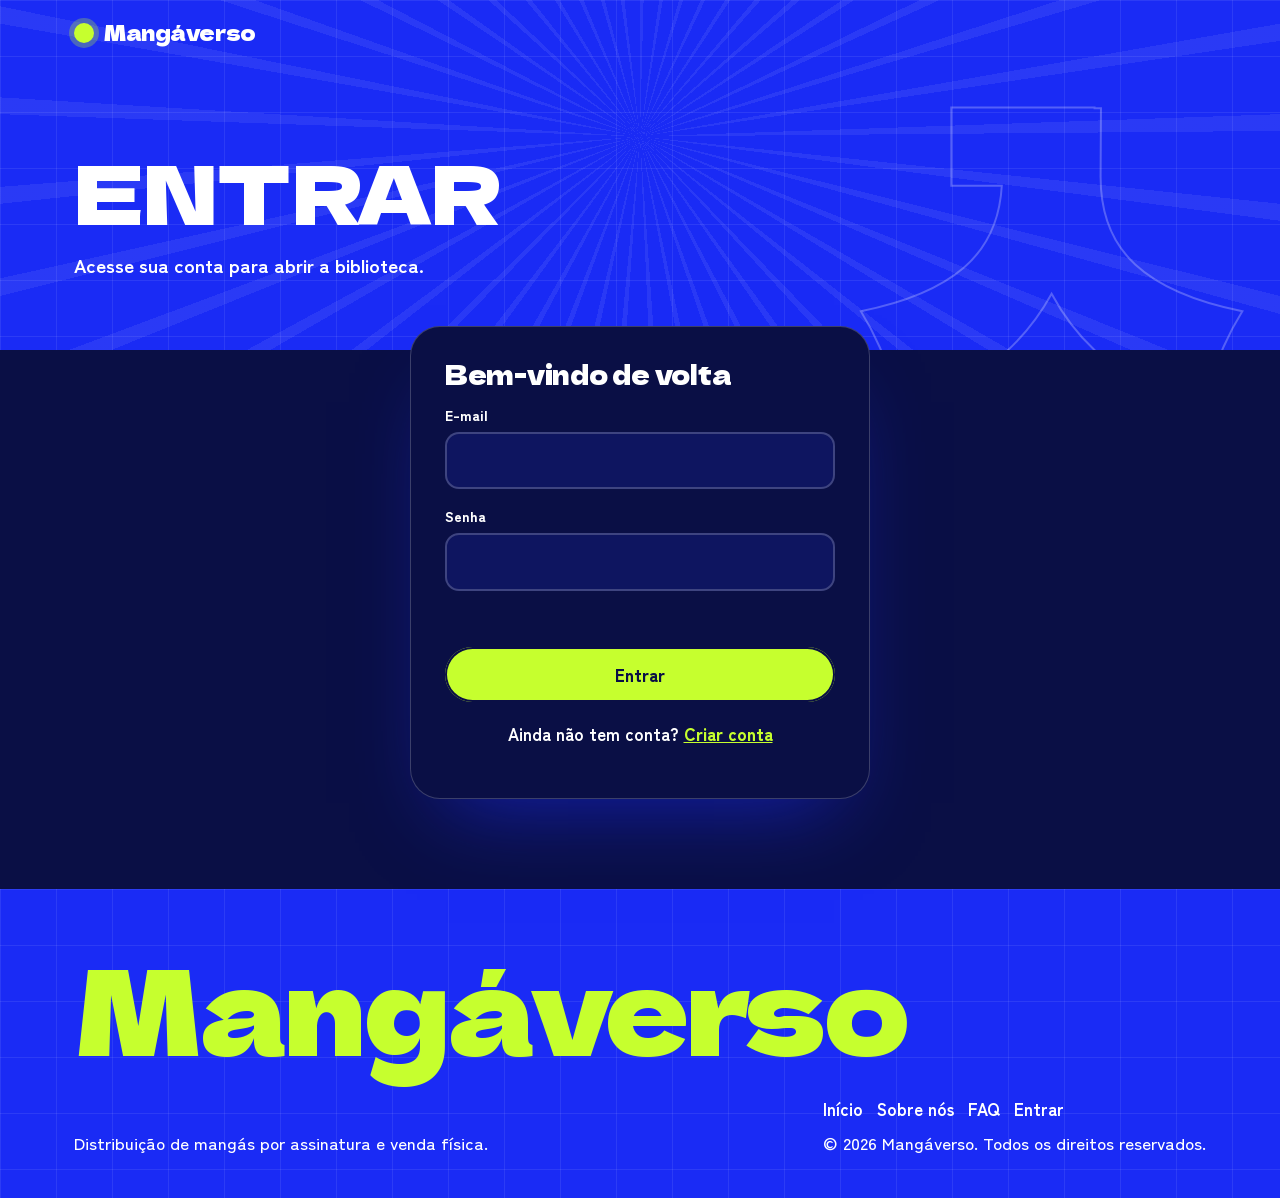
<file: loja.html>
<!DOCTYPE html>
<html lang="pt-BR" class="gate">
<head>
<meta charset="utf-8">
<meta name="viewport" content="width=device-width, initial-scale=1, viewport-fit=cover">
<title>Loja – Mangáverso</title>
<link rel="preconnect" href="https://fonts.googleapis.com"><link rel="preconnect" href="https://fonts.gstatic.com" crossorigin>
<link href="https://fonts.googleapis.com/css2?family=Dela+Gothic+One&family=Zen+Kaku+Gothic+New:wght@500;700;900&display=swap" rel="stylesheet">
<link rel="stylesheet" href="style.css">
</head>
<body>
<header class="blue phead" data-k="店"><div id="nav"></div>
<div class="wrap"><h1>Edições <span class="lab">físicas</span></h1><p>Gostou de uma obra? Reserve a edição impressa e retire em uma loja parceira.</p></div></header>
<main>
<section><div class="wrap">
<div class="sh"><h2>Como <span class="lab">funciona</span></h2></div>
<div class="steps3">
<div class="card bl"><div class="n" style="color:var(--lime)">01</div><h3>Escolha o volume</h3><p>Veja as edições impressas disponíveis e reserve a que quiser.</p></div>
<div class="card li"><div class="n" style="color:var(--blue)">02</div><h3>Escolha a loja</h3><p>Selecione a loja parceira onde prefere retirar o seu mangá.</p></div>
<div class="card"><div class="n" style="color:var(--accent)">03</div><h3>Retire com o código</h3><p>Apresente o código da reserva na loja. O pagamento é feito na retirada.</p></div>
</div></div></section>
<section class="blue"><div class="wrap">
<div class="sh"><h2>Edições <span class="lab">disponíveis</span></h2><p class="mute">Valores de demonstração. Ao retirar um pedido você ganha 1 Manga Coin por real da compra.</p></div>
<div class="qn" id="qn" hidden></div>
<div class="shop" id="shop"><div class="empty mute">Carregando…</div></div>
</div></section>
<section><div class="wrap" style="max-width:860px">
<div class="sh"><h2>Meus <span class="lab">pedidos</span></h2></div>
<ul class="reslist" id="ord"></ul>
</div></section>
</main>
<dialog id="dl"><button class="tbtn x" id="dlx" aria-label="Fechar">✕</button><div class="dlgbox" id="dlb"></div></dialog>
<div id="foot"></div>
<script src="app.js"></script>
<script>
if(MV.guard()){
const esc=s=>String(s??``).replace(/[&<>"']/g,c=>({'&':'&amp;','<':'&lt;','>':'&gt;','"':'&quot;',"'":'&#39;'}[c]));
const brl=c=>(c/100).toLocaleString(`pt-BR`,{style:`currency`,currency:`BRL`});
const api=p=>MV.api(p,{auth:true});
const ST={reservado:`Reservado`,pronto:`Pronto para retirar`,retirado:`Retirado`,cancelado:`Cancelado`};
let PR=[],LJ=[],cur=null;
async function load(){
  try{[PR,LJ]=await Promise.all([api(`/rest/v1/produtos?select=*&ativo=eq.true&order=titulo`),api(`/rest/v1/lojas?select=*&ativo=eq.true&order=nome`)])}
  catch(e){$(`#shop`).innerHTML=`<div class="empty mute">Não foi possível carregar a loja agora. Tente novamente em instantes.</div>`;return}
  drawP();orders()}
/* vindo do leitor (?q=título): mostra primeiro a edição daquela obra, se existir */
const Q=(new URLSearchParams(location.search).get(`q`)||``).trim();let todas=!Q;
const nz=s=>String(s||``).normalize(`NFD`).replace(/[\u0300-\u036f]/g,``).toLowerCase();
const GEN=new Set([`manga`,`mangas`,`volume`,`completa`,`colecao`,`selecao`]);
function visiveis(){if(todas)return PR;const ts=nz(Q).split(/[^a-z0-9]+/).filter(t=>t.length>=4&&!GEN.has(t));
  return PR.filter(p=>ts.some(t=>nz(p.titulo).includes(t)))}
function drawP(){
  let V=visiveis();const qn=$(`#qn`);
  if(Q&&!todas&&!V.length){todas=true;V=PR;qn.hidden=false;qn.innerHTML=`<span>Ainda não há uma edição física de <b>${esc(Q)}</b> na Loja. Veja outras edições.</span>`}
  else if(Q&&!todas){qn.hidden=false;qn.innerHTML=`<span>Edições de <b>${esc(Q)}</b>.</span><button class="btn w sm" id="vt">Ver todas</button>`;$(`#vt`).onclick=()=>{todas=true;drawP()}}
  else if(Q&&todas&&qn.innerHTML.includes(`vt`)){qn.hidden=true}
  $(`#shop`).innerHTML=V.length?V.map((p,i)=>`<div class="card"><div class="tile v${i%4+1}" aria-hidden="true">${esc(p.kanji)}</div><h3>${esc(p.titulo)}</h3><p class="by">${esc(p.autor)}</p><div class="pr">${brl(p.preco_centavos)}</div><p class="est">${p.estoque<=0?`Esgotado`:p.estoque<=5?`Últimas ${p.estoque} unidades`:`Disponível para retirada`}</p><button class="btn b" data-p="${esc(p.id)}"${p.estoque>0&&LJ.length?``:` disabled`}>${p.estoque>0?`Reservar`:`Esgotado`}</button></div>`).join(``):`<div class="empty mute">Nenhuma edição disponível no momento.</div>`}
async function orders(){
  let o=[];try{o=await api(`/rest/v1/pedidos?select=id,codigo,qtd,total_centavos,status,criado_em,produtos(titulo),lojas(nome)&order=criado_em.desc`)}catch(e){}
  $(`#ord`).innerHTML=o.length?o.map(x=>`<li><b>${esc(x.produtos&&x.produtos.titulo)}${x.qtd>1?` ×`+x.qtd:``}</b><code>${esc(x.codigo)}</code><span class="status ${esc(x.status)}">${ST[x.status]||esc(x.status)}</span><small>${esc(x.lojas&&x.lojas.nome)} · ${brl(x.total_centavos)} · ${new Date(x.criado_em).toLocaleDateString(`pt-BR`)}</small>${x.status==`reservado`?`<button class="btn sm" data-c="${x.id}">Cancelar</button>`:``}</li>`).join(``):`<li style="background:transparent;border-style:dashed"><span class="mute">Você ainda não fez reservas.</span></li>`}
function openRes(id){
  cur=PR.find(p=>p.id==id);if(!cur)return;
  const max=Math.min(5,cur.estoque);
  $(`#dlb`).innerHTML=`<h3>${esc(cur.titulo)}</h3><div class="mute" style="font-weight:700">${esc(cur.autor)} · ${brl(cur.preco_centavos)} cada</div>
<label class="field" for="lj">Loja parceira para retirada</label><select class="sel" id="lj">${LJ.map(l=>`<option value="${l.id}">${esc(l.nome)}${l.cidade?` · `+esc(l.cidade):``}</option>`).join(``)}</select>
<label class="field" for="qt">Quantidade</label><select class="sel" id="qt">${Array.from({length:max},(_,i)=>`<option>${i+1}</option>`).join(``)}</select>
<div class="sum"><span>Total</span><span id="tt"></span></div><p class="mute" style="margin:0 0 18px;font-size:14px">O pagamento é feito na loja, na retirada.</p>
<button class="btn b" id="go" style="width:100%">Confirmar reserva</button><p class="err" id="er" role="alert" style="margin-bottom:0"></p>`;
  const tot=()=>$(`#tt`).textContent=brl(cur.preco_centavos*+$(`#qt`).value);tot();$(`#qt`).onchange=tot;
  $(`#go`).onclick=async()=>{const b=$(`#go`);b.disabled=true;$(`#er`).textContent=``;
    try{const d=await MV.coins.rpc(`loja_reservar`,{p_produto:cur.id,p_loja:+$(`#lj`).value,p_qtd:+$(`#qt`).value});
      const nome=LJ.find(l=>l.id==$(`#lj`).value);
      $(`#dlb`).innerHTML=`<h3>Reserva feita!</h3><p>Apresente este código na loja <b>${esc(nome&&nome.nome)}</b> para retirar o seu pedido:</p><div class="codebig">${esc(d.codigo)}</div><p class="mute" style="margin:0 0 20px">Total de ${brl(d.total_centavos)}, pago na retirada. Você também encontra o código em “Meus pedidos”.</p><button class="btn" id="ok" style="width:100%">Fechar</button>`;
      $(`#ok`).onclick=()=>$(`#dl`).close();load()}
    catch(x){$(`#er`).textContent=x.message;b.disabled=false}};
  $(`#dl`).showModal()}
$(`#shop`).onclick=e=>{const id=e.target.dataset.p;if(id)openRes(id)};
$(`#ord`).onclick=async e=>{const id=e.target.dataset.c;if(!id||!confirm(`Cancelar esta reserva?`))return;
  try{await MV.coins.rpc(`loja_cancelar`,{p_id:+id});MV.toast(`Reserva cancelada.`)}catch(x){MV.toast(x.message)}load()};
$(`#dlx`).onclick=()=>$(`#dl`).close();$(`#dl`).onclick=e=>{if(e.target==$(`#dl`))$(`#dl`).close()};
load();
}
</script>
</body>
</html>
</file>
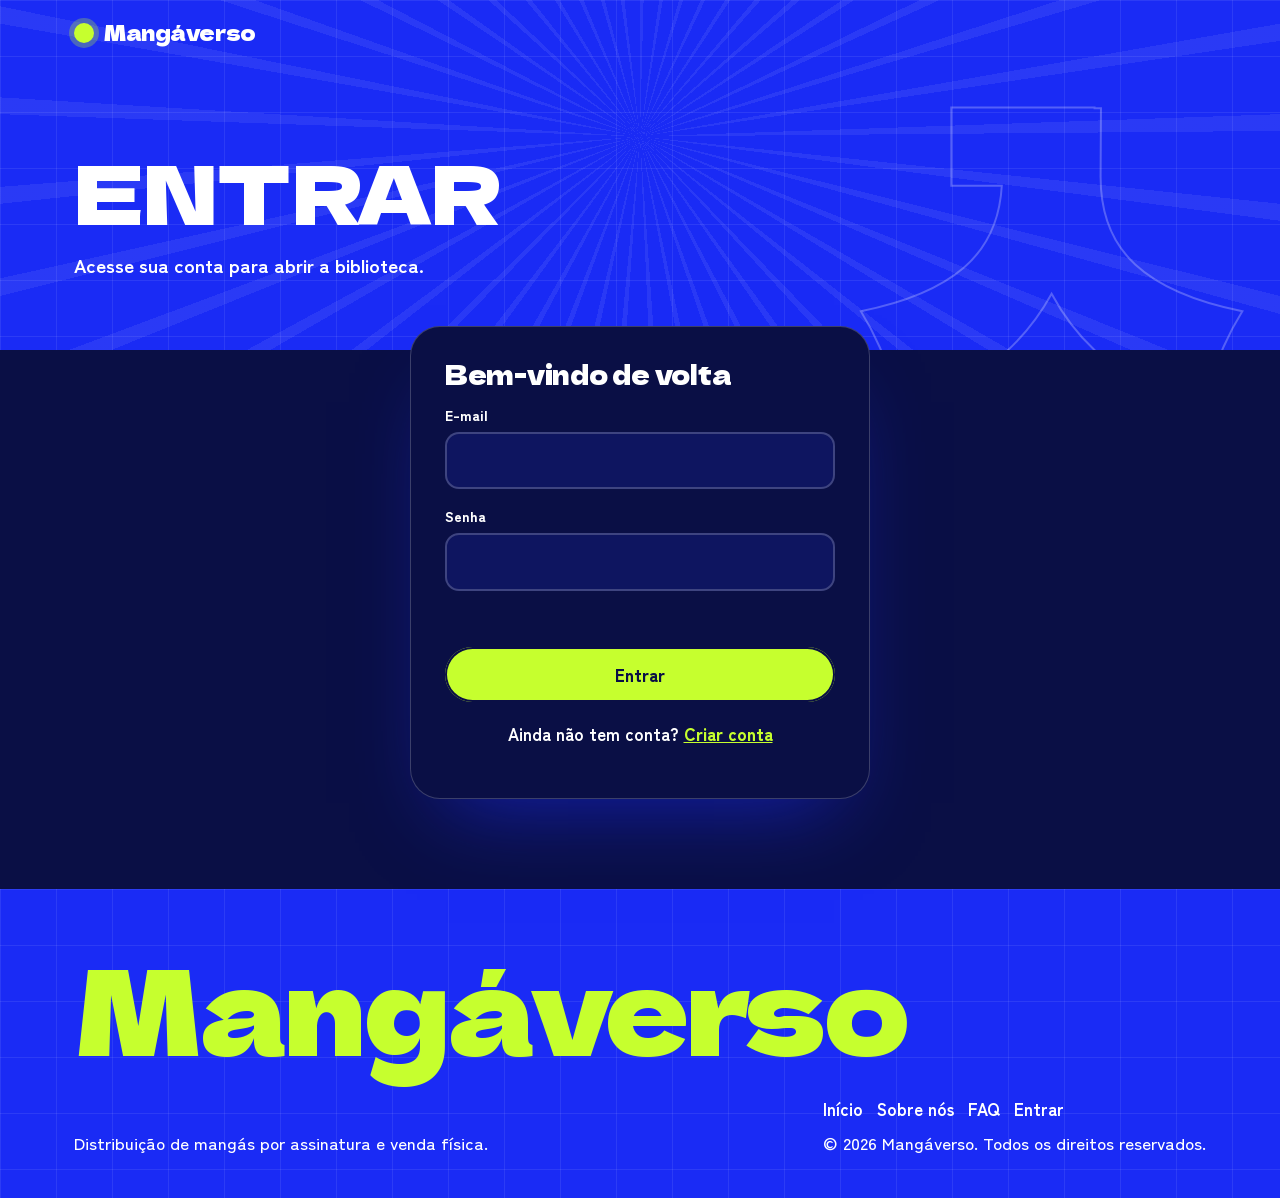
<file: moedas.html>
<!DOCTYPE html>
<html lang="pt-BR" class="gate">
<head>
<meta charset="utf-8">
<meta name="viewport" content="width=device-width, initial-scale=1, viewport-fit=cover">
<title>Moedas – Mangáverso</title>
<link rel="preconnect" href="https://fonts.googleapis.com"><link rel="preconnect" href="https://fonts.gstatic.com" crossorigin>
<link href="https://fonts.googleapis.com/css2?family=Dela+Gothic+One&family=Zen+Kaku+Gothic+New:wght@500;700;900&display=swap" rel="stylesheet">
<link rel="stylesheet" href="style.css">
</head>
<body>
<header class="blue phead" data-k="貨"><div id="nav"></div>
<div class="wrap"><h1>Manga Coin</h1><p>A moeda do Mangáverso. Leia, acumule e troque por descontos e brindes.</p><div class="banner" id="plan"></div></div></header>
<main>
<section><div class="wrap">
<div class="card wallet">
<div id="coinbox" aria-hidden="true"></div>
<div><div class="lbl">Seu saldo</div><div class="bal"><span id="bal">0</span><small>moedas</small></div>
<div class="goal" id="goal"></div></div>
</div></div></section>

<section><div class="wrap grid2" style="align-items:start">
<div class="card streak" id="streak"><h3>Ofensiva diária</h3><p class="mute">Carregando…</p></div>
<div class="card invite" id="invite"><h3>Convide amigos</h3><p class="mute">Carregando…</p></div>
</div></section>

<section class="blue"><div class="wrap">
<div class="sh"><h2>Como <span class="lab">ganhar</span></h2><p class="mute">Quanto mais você lê, mais moedas acumula.</p></div>
<div class="earn">
<div class="card"><span class="tag">+10 por título</span><h3 style="margin-top:14px">Leia até o fim</h3><p>Veja as páginas de uma obra no leitor, sem pressa: cada página precisa ficar alguns segundos na tela. Cada título rende moedas uma única vez.</p></div>
<div class="card"><span class="tag">+2 a cada 5 min</span><h3 style="margin-top:14px">Tempo de tela</h3><p>O relógio só corre enquanto você vira páginas. Leitor parado, aba em segundo plano ou 2 minutos sem ação pausam a contagem. Máximo de 20 moedas por dia.</p></div>
<div class="card"><span class="tag">+1 por R$ 1</span><h3 style="margin-top:14px">Compras no site</h3><p>Retire um pedido da <a href="loja.html" style="text-decoration:underline">Loja</a> e ganhe moedas pelo valor da compra.</p></div>
<div class="card"><span class="tag">Multiplicador</span><h3 style="margin-top:14px">Ofensiva diária</h3><p>Leia em dias seguidos e suas moedas de leitura rendem mais a cada nova faixa da ofensiva.</p></div>
<div class="card"><span class="tag">Por amigo</span><h3 style="margin-top:14px">Convide amigos</h3><p>Compartilhe seu link. Quando o amigo cria a conta e escolhe um plano, você ganha moedas.</p></div>
<div class="card"><span class="tag soon">Em breve</span><h3 style="margin-top:14px">Comprar moedas</h3><p>Complete o saldo com pacotes de moedas quando quiser um brinde mais cedo.</p></div>
</div></div></section>

<section><div class="wrap">
<div class="sh"><h2>Troque por <span class="lab">brindes</span></h2><p class="mute">Só assinantes trocam moedas. Cada troca gera um código de resgate.</p></div>
<div class="rwd" id="rwd"></div>
</div></section>

<section class="blue"><div class="wrap">
<div class="sh"><h2>Meus <span class="lab">resgates</span></h2></div>
<ul class="reslist" id="res"></ul>
</div></section>
</main>
<div id="foot"></div>
<script src="app.js"></script>
<script>
if(MV.guard()){
const U=MV.me(),C=MV.coins;
const esc=s=>String(s??``).replace(/[&<>"']/g,c=>({'&':'&amp;','<':'&lt;','>':'&gt;','"':'&quot;',"'":'&#39;'}[c]));
const fmt=n=>n.toLocaleString(`pt-BR`);
const api=p=>MV.api(p,{auth:true});
let ST={saldo:C.bal(),tempo_hoje:0,tempo_max:20},BR=[],RS=[];
$(`#plan`).innerHTML=U.plan?`Plano ${esc(U.plan)} ativo · troque suas moedas`:`Só assinantes trocam moedas. <a href="planos.html" style="text-decoration:underline">Ver planos</a>`;
$(`#coinbox`).innerHTML=coinSVG(230).replace(`class="coin"`,`class="coin flip"`);
async function load(){
  try{[ST,BR,RS]=await Promise.all([C.refresh(),api(`/rest/v1/brindes?select=*&ativo=eq.true&order=custo`),api(`/rest/v1/resgates?select=*&order=criado_em.desc`)])}
  catch(e){$(`#rwd`).innerHTML=`<div class="card"><p>Não foi possível carregar suas moedas agora. Recarregue a página em instantes.</p></div>`;return}
  draw()}
function draw(){
  const b=ST.saldo;$(`#bal`).textContent=fmt(b);
  const next=BR.filter(r=>r.custo>b).sort((x,y)=>x.custo-y.custo)[0];
  $(`#goal`).innerHTML=(next?`Faltam ${fmt(next.custo-b)} para <b>${esc(next.titulo)}</b><div class="bar" role="progressbar" aria-valuemin="0" aria-valuemax="${next.custo}" aria-valuenow="${b}"><i style="width:${Math.round(b/next.custo*100)}%"></i></div>`:`Você já pode trocar por qualquer brinde.`)+`<div style="margin-top:14px;font-size:14px;opacity:.9">Moedas de leitura hoje: ${ST.tempo_hoje} de ${ST.tempo_max}</div>`;
  $(`#rwd`).innerHTML=BR.map(r=>{
    const ok=!!U.plan&&b>=r.custo,lb=!U.plan?`Assine para trocar`:b>=r.custo?`Trocar`:`Faltam ${fmt(r.custo-b)}`;
    return `<div class="card rw"><div class="tile v${+r.variante||1}" aria-hidden="true">${esc(r.kanji)}</div><h3>${esc(r.titulo)}</h3><p>${esc(r.descricao)}</p><div class="cost">${coinSVG(28,false)}${fmt(r.custo)}</div><button class="btn b" data-r="${esc(r.id)}"${ok?``:` disabled`}>${lb}</button></div>`}).join(``);
  $(`#res`).innerHTML=RS.length?RS.map(x=>`<li><b>${esc(x.titulo)}</b><code>${esc(x.codigo)}</code><small>${x.tipo==`cupom`?`Cupom pronto para usar`:`Aguardando envio`} · ${new Date(x.criado_em).toLocaleDateString(`pt-BR`)}</small></li>`).join(``):`<li style="background:transparent;border-style:dashed"><span class="mute">Você ainda não trocou moedas. Seus códigos de resgate aparecem aqui.</span></li>`}
$(`#rwd`).onclick=async e=>{const id=e.target.dataset.r;if(!id)return;
  const r=BR.find(x=>x.id==id);if(!r||!U.plan)return;
  if(!confirm(`Trocar ${r.custo} moedas por “${r.titulo}”?`))return;
  e.target.disabled=true;
  try{const d=await C.rpc(`moedas_resgatar`,{p_brinde:id});C.show(d.saldo);MV.toast(`Troca feita! Código `+d.codigo)}
  catch(x){MV.toast(x.message)}
  load()};
/* ofensiva diária: o servidor calcula; aqui só exibimos */
async function loadStreak(){
  let s;try{s=await MV.rpc(`ofensiva_estado`)}catch(e){$(`#streak`).innerHTML=`<h3>Ofensiva diária</h3><p class="mute">Não foi possível carregar agora.</p>`;return}
  const L=[`D`,`S`,`T`,`Q`,`Q`,`S`,`S`],fm=n=>(+n).toLocaleString(`pt-BR`);
  const sem=(s.semana||[]).map((d,i,a)=>`<span class="${d.leu?`on`:``}${i==a.length-1?` hoje`:``}" title="${esc(d.dia)}">${L[new Date(d.dia+`T12:00:00`).getDay()]}</span>`).join(``);
  const msg=s.leu_hoje?`Você já leu hoje. Volte amanhã para manter a ofensiva.`:s.atual>0?`Leia hoje para não perder sua ofensiva.`:`Leia hoje para começar sua ofensiva.`;
  const px=s.proximo?`Faltam ${s.proximo.faltam} ${s.proximo.faltam==1?`dia`:`dias`} para ×${fm(s.proximo.mult)}.`:`Você está na faixa máxima.`;
  $(`#streak`).innerHTML=`<h3>Ofensiva diária</h3><div class="sdays" style="margin-top:14px">${s.atual}<small>${s.atual==1?`dia seguido`:`dias seguidos`}</small></div>
<p style="margin:8px 0 0;font-weight:800">Multiplicador de hoje<span class="mult">×${fm(s.mult)}</span></p>
<div class="sweek" aria-label="Últimos 7 dias">${sem}</div><p style="margin:0;font-weight:700">${msg} ${px}</p>
<div class="tiers">${(s.faixas||[]).map(f=>`<span class="${s.atual>=f.dias?`on`:``}">${f.dias}+ dias · ×${fm(f.mult)}</span>`).join(``)}</div>
<p class="mute" style="margin:14px 0 0;font-size:13px">O multiplicador vale para as moedas de leitura. Um dia conta quando você lê no leitor. O dia vira à meia-noite, no horário de Brasília.</p>`}
/* convite de amigos */
async function loadInvite(){
  let c;try{c=await MV.rpc(`convite_estado`)}catch(e){$(`#invite`).innerHTML=`<h3>Convide amigos</h3><p class="mute">Não foi possível carregar agora.</p>`;return}
  const u=new URL(`cadastro.html`,location.href);u.search=`?ref=`+c.codigo;const link=u.href;
  $(`#invite`).innerHTML=`<h3>Convide amigos</h3><p style="margin:10px 0 0">Você ganha <b>${c.recompensa} moedas</b> por amigo que criar a conta pelo seu link e escolher um plano (até ${c.limite} amigos).</p>
<div class="ilink"><input id="il" readonly value="${esc(link)}" aria-label="Seu link de convite"><button class="btn b sm" id="ic">Copiar link</button>${navigator.share?`<button class="btn w sm" id="is">Compartilhar</button>`:``}</div>
<div class="istats"><div><b>${c.total}</b>convidados</div><div><b>${c.pagos}</b>com plano</div><div><b>${c.pagos*c.recompensa}</b>moedas ganhas</div></div>
${c.convidados.length?`<ul class="ifr">${c.convidados.map(x=>`<li><i>${esc(x.inicial)}</i>${x.pago?`Recompensa recebida`:`Aguardando a escolha de um plano`}<small>${new Date(x.em).toLocaleDateString(`pt-BR`)}</small></li>`).join(``)}</ul>`:`<p class="mute" style="margin:0">Ninguém usou seu link ainda.</p>`}`;
  $(`#ic`).onclick=async()=>{try{await navigator.clipboard.writeText(link)}catch(e){$(`#il`).select();document.execCommand(`copy`)}MV.toast(`Link copiado`)};
  const sh=$(`#is`);if(sh)sh.onclick=()=>navigator.share({title:`Mangáverso`,text:`Leia mangá sem limites no Mangáverso:`,url:link}).catch(()=>{});
  if(c.pagos_agora>0){ST=await C.refresh();draw()}}
load();loadStreak();loadInvite();
}
</script>
</body>
</html>
</file>
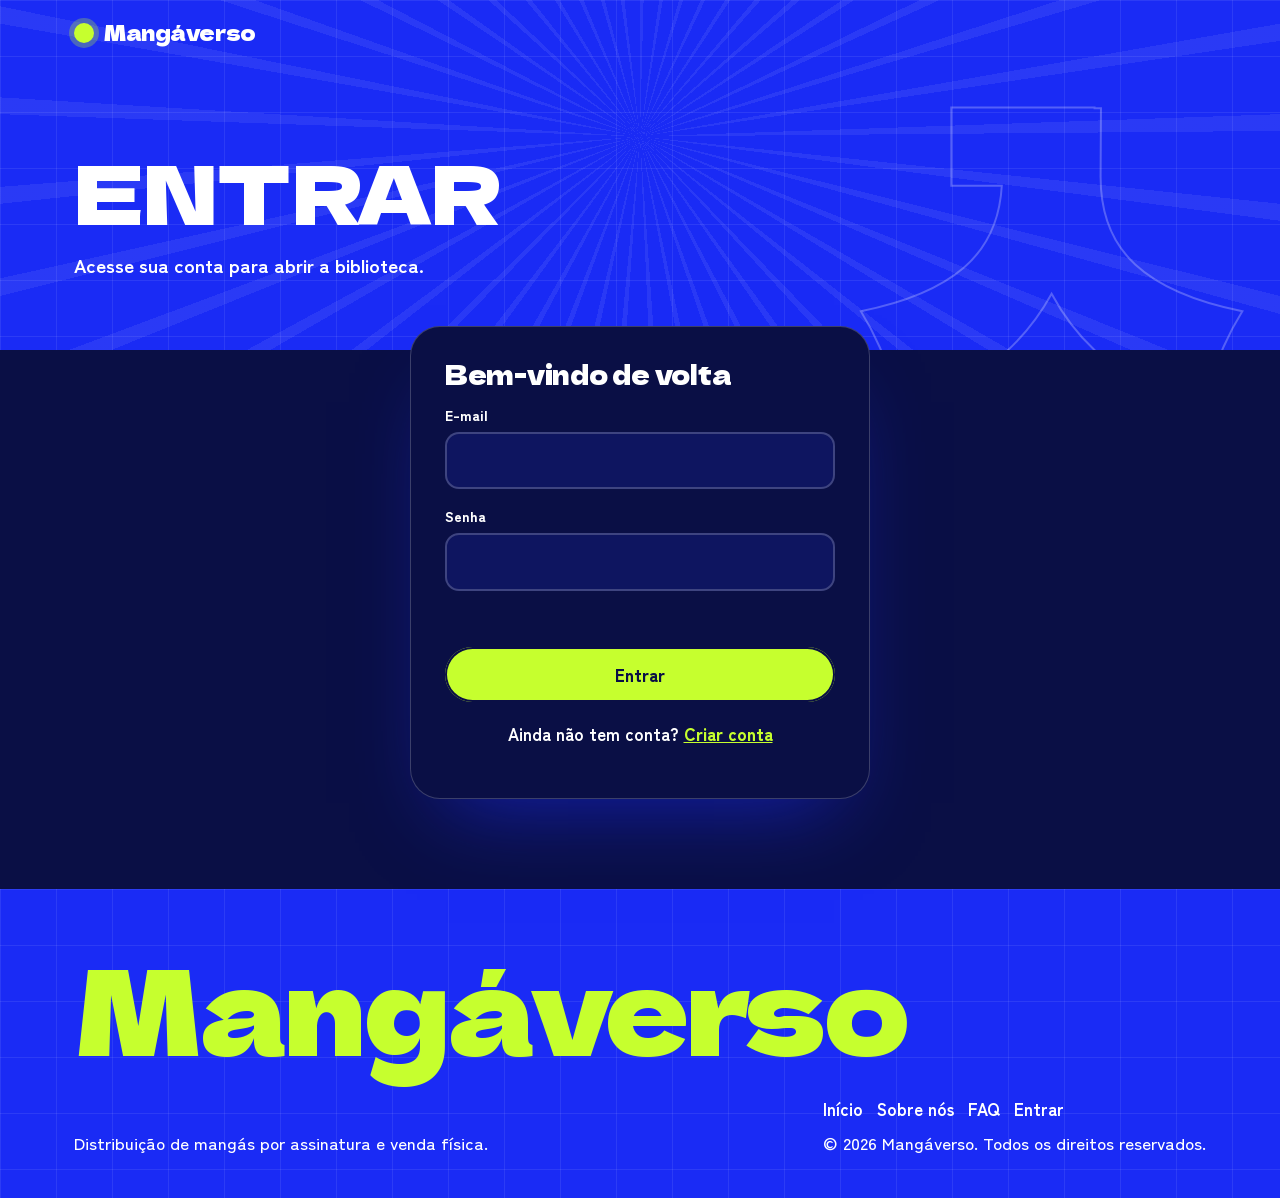
<file: planos.html>
<!DOCTYPE html>
<html lang="pt-BR" class="gate">
<head>
<meta charset="utf-8">
<meta name="viewport" content="width=device-width, initial-scale=1, viewport-fit=cover">
<title>Planos – Mangáverso</title>
<link rel="preconnect" href="https://fonts.googleapis.com"><link rel="preconnect" href="https://fonts.gstatic.com" crossorigin>
<link href="https://fonts.googleapis.com/css2?family=Dela+Gothic+One&family=Zen+Kaku+Gothic+New:wght@500;700;900&display=swap" rel="stylesheet">
<link rel="stylesheet" href="style.css">
</head>
<body>
<header class="blue phead" data-k="選"><div id="nav"></div>
<div class="wrap"><h1>Escolha seu plano</h1><p>Leitura digital ilimitada em todos. Os planos superiores somam vantagens nas edições físicas.</p></div></header>
<main><section><div class="wrap">
<div class="toggle" role="group" aria-label="Periodicidade"><button id="bm" aria-pressed="true">Mensal</button><button id="ba" aria-pressed="false">Anual −20%</button></div>
<div class="plans" id="plans"></div>
<p class="mute" style="margin-top:28px;font-size:14px">Valores de demonstração: os planos Básico, Premium e Deluxe ainda estão em desenvolvimento.</p>
<p style="margin-top:18px"><a class="btn w" href="biblioteca.html">Escolher depois e abrir a biblioteca</a></p>
</div></section></main>
<div id="foot"></div>
<script src="app.js"></script>
<script>
if(MV.guard()){
const PL=[{n:'Básico',p:19.9,f:['Leitura digital ilimitada','Primeiros capítulos de lançamentos','1 aparelho']},
{n:'Premium',p:34.9,hot:1,f:['Tudo do Básico','Lançamentos simultâneos','3 aparelhos','Retirada em loja sem frete']},
{n:'Deluxe',p:59.9,f:['Tudo do Premium','Desconto em edições de colecionador','Acesso antecipado a pré-vendas','5 aparelhos']}];
let an=false;const fm=v=>v.toFixed(2).replace('.',',');
function draw(){const cur=MV.me().plan;
  $('#plans').innerHTML=PL.map(x=>{const v=an?x.p*.8:x.p;
    return `<div class="card plan${x.hot?' hot':''}">${x.hot?'<span class="pt">Mais escolhido</span>':''}<h3>${x.n}</h3><div class="price">R$ ${fm(v)}<small> /mês</small></div><p style="font-size:14px">${an?'Cobrado anualmente: R$ '+fm(v*12):'Cobrança mensal'}</p><ul>${x.f.map(f=>`<li>${f}</li>`).join('')}</ul><button class="btn${x.hot?' b':' w'}" data-p="${x.n}"${cur==x.n?' disabled':''}>${cur==x.n?'Plano atual':'Assinar '+x.n}</button></div>`}).join('')}
function per(a){an=a;$('#bm').setAttribute('aria-pressed',!a);$('#ba').setAttribute('aria-pressed',a);draw()}
$('#bm').onclick=()=>per(false);$('#ba').onclick=()=>per(true);
$('#plans').onclick=e=>{const p=e.target.dataset.p;if(!p)return;MV.setPlan(p);MV.toast('Plano '+p+' ativado. Abrindo a biblioteca…');setTimeout(()=>location.href='biblioteca.html',1100)};
draw();}
</script>
</body>
</html>
</file>
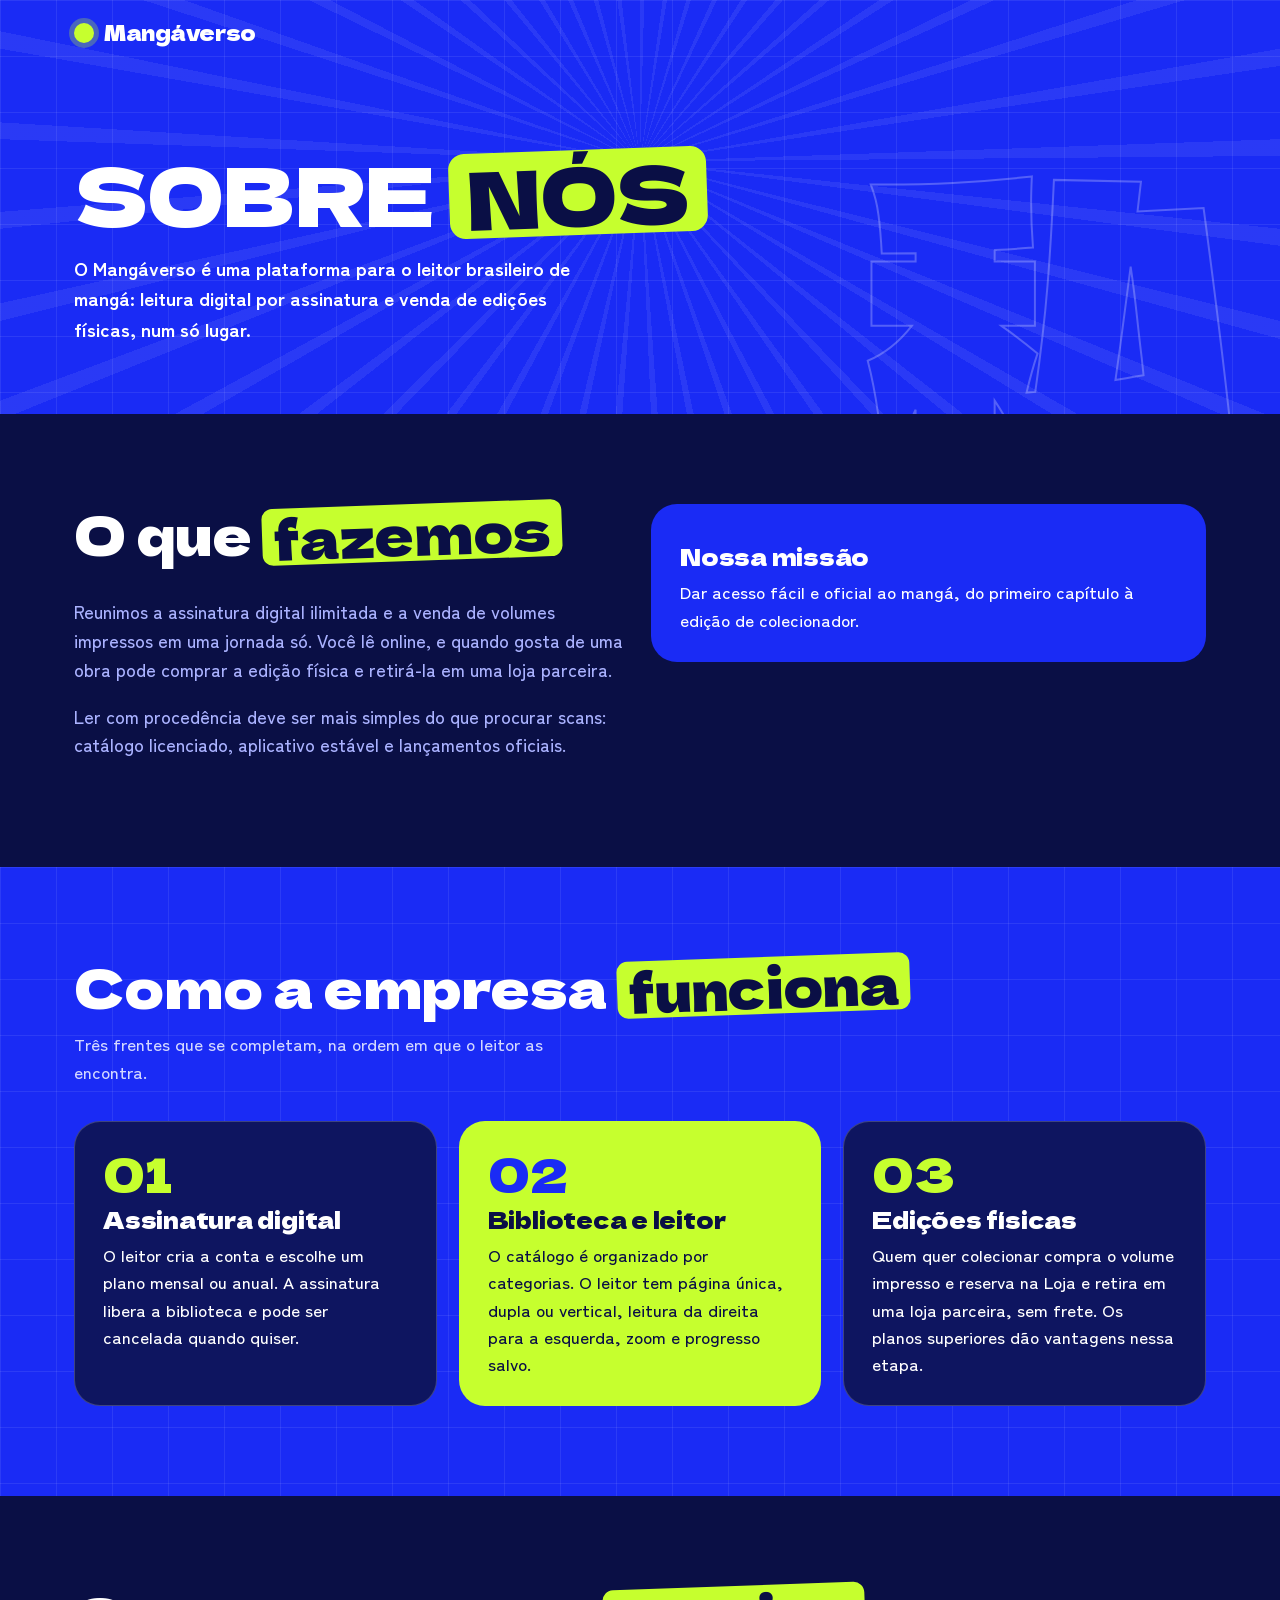
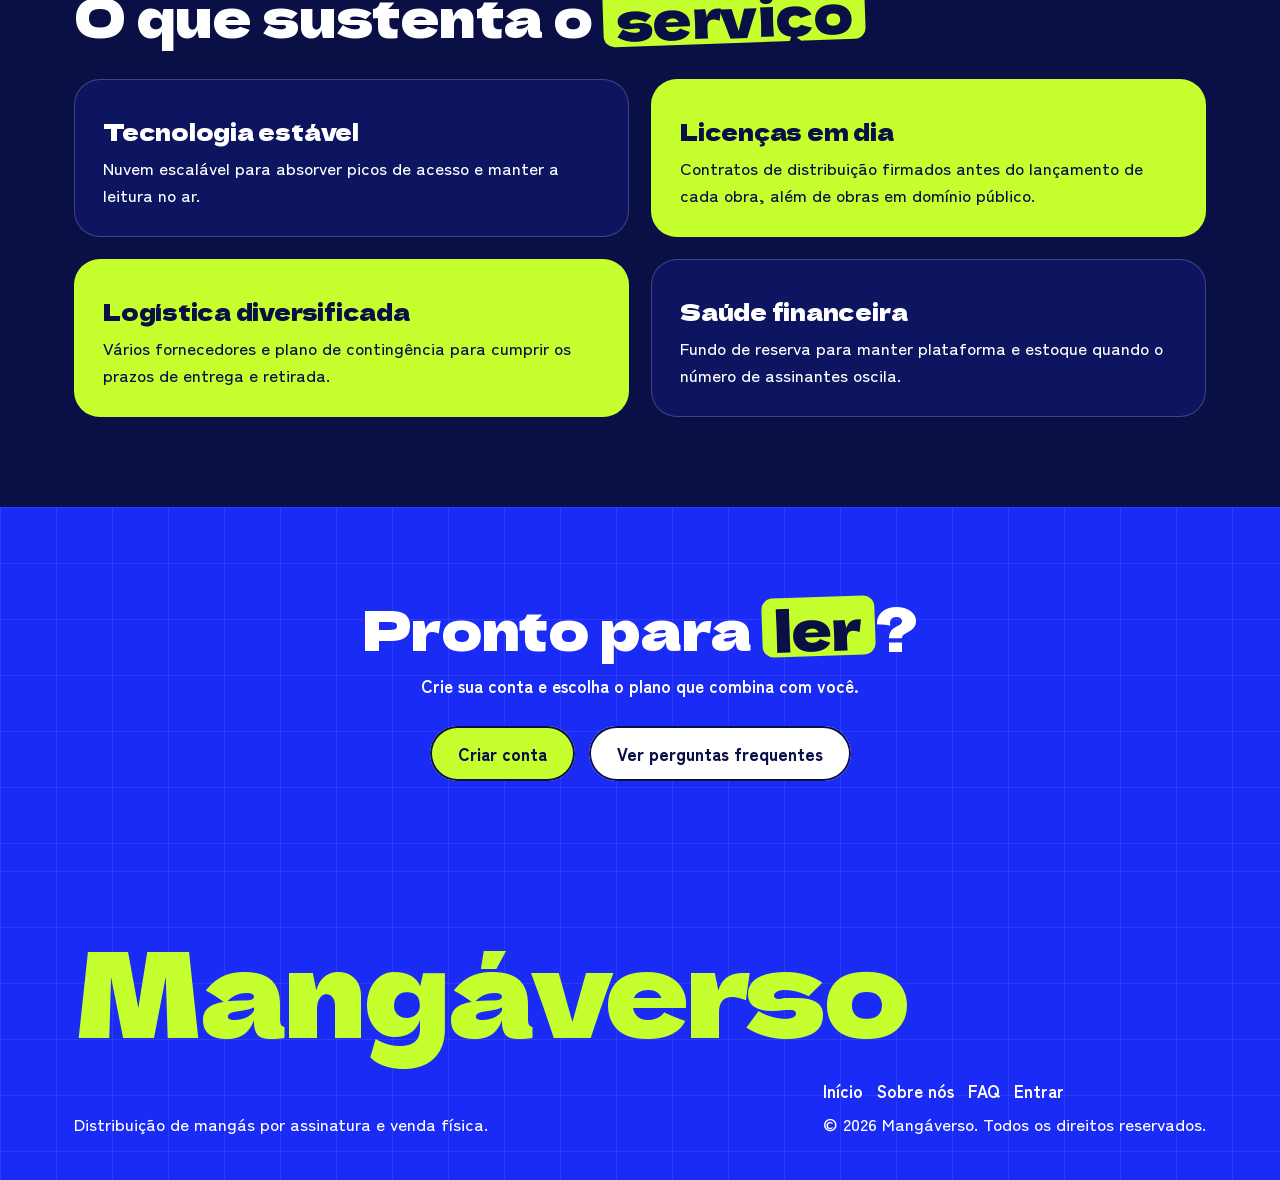
<file: sobre.html>
<!DOCTYPE html>
<html lang="pt-BR">
<head>
<meta charset="utf-8">
<meta name="viewport" content="width=device-width, initial-scale=1, viewport-fit=cover">
<title>Sobre nós – Mangáverso</title>
<link rel="preconnect" href="https://fonts.googleapis.com"><link rel="preconnect" href="https://fonts.gstatic.com" crossorigin>
<link href="https://fonts.googleapis.com/css2?family=Dela+Gothic+One&family=Zen+Kaku+Gothic+New:wght@500;700;900&display=swap" rel="stylesheet">
<link rel="stylesheet" href="style.css">
</head>
<body>
<header class="blue phead" data-k="私"><div id="nav"></div>
<div class="wrap"><h1>Sobre <span class="lab">nós</span></h1><p>O Mangáverso é uma plataforma para o leitor brasileiro de mangá: leitura digital por assinatura e venda de edições físicas, num só lugar.</p></div></header>
<main>
<section><div class="wrap grid2" style="align-items:start">
<div class="prose"><div class="sh"><h2>O que <span class="lab">fazemos</span></h2></div>
<p>Reunimos a assinatura digital ilimitada e a venda de volumes impressos em uma jornada só. Você lê online, e quando gosta de uma obra pode comprar a edição física e retirá-la em uma loja parceira.</p>
<p>Ler com procedência deve ser mais simples do que procurar scans: catálogo licenciado, aplicativo estável e lançamentos oficiais.</p></div>
<div class="card bl"><h3>Nossa missão</h3><p>Dar acesso fácil e oficial ao mangá, do primeiro capítulo à edição de colecionador.</p></div>
</div></section>
<section class="blue"><div class="wrap">
<div class="sh"><h2>Como a empresa <span class="lab">funciona</span></h2><p class="mute">Três frentes que se completam, na ordem em que o leitor as encontra.</p></div>
<div class="grid3">
<div class="card"><div class="n" style="color:var(--accent)">01</div><h3>Assinatura digital</h3><p>O leitor cria a conta e escolhe um plano mensal ou anual. A assinatura libera a biblioteca e pode ser cancelada quando quiser.</p></div>
<div class="card li"><div class="n" style="color:var(--blue)">02</div><h3>Biblioteca e leitor</h3><p>O catálogo é organizado por categorias. O leitor tem página única, dupla ou vertical, leitura da direita para a esquerda, zoom e progresso salvo.</p></div>
<div class="card"><div class="n" style="color:var(--accent)">03</div><h3>Edições físicas</h3><p>Quem quer colecionar compra o volume impresso e reserva na Loja e retira em uma loja parceira, sem frete. Os planos superiores dão vantagens nessa etapa.</p></div>
</div></div></section>
<section><div class="wrap">
<div class="sh"><h2>O que sustenta o <span class="lab">serviço</span></h2></div>
<div class="grid2">
<div class="card"><h3>Tecnologia estável</h3><p>Nuvem escalável para absorver picos de acesso e manter a leitura no ar.</p></div>
<div class="card li"><h3>Licenças em dia</h3><p>Contratos de distribuição firmados antes do lançamento de cada obra, além de obras em domínio público.</p></div>
<div class="card li"><h3>Logística diversificada</h3><p>Vários fornecedores e plano de contingência para cumprir os prazos de entrega e retirada.</p></div>
<div class="card"><h3>Saúde financeira</h3><p>Fundo de reserva para manter plataforma e estoque quando o número de assinantes oscila.</p></div>
</div></div></section>
<section class="blue band"><div class="wrap"><h2>Pronto para <span class="lab">ler</span>?</h2><p>Crie sua conta e escolha o plano que combina com você.</p>
<div class="cta"><a class="btn" href="cadastro.html">Criar conta</a><a class="btn w" href="faq.html">Ver perguntas frequentes</a></div></div></section>
</main>
<div id="foot"></div>
<script src="app.js"></script>
</body>
</html>
</file>
<file: style.css>
:root{--blue:#1a2bf5;--navy:#0a0f45;--lime:#c6ff2e;--paper:#0a0f45;--soft:#0e1560;--ink:#fff;--mute:#aab2ff;--accent:#c6ff2e;--err:#ff6b8b;--line:rgba(255,255,255,.2);--e:cubic-bezier(.2,.8,.2,1);--fd:'Dela Gothic One','Zen Kaku Gothic New',Impact,sans-serif;--fb:'Zen Kaku Gothic New','Hiragino Sans',system-ui,sans-serif;color-scheme:dark}
*{box-sizing:border-box}
html{scroll-behavior:smooth;box-sizing:border-box;padding-top:env(safe-area-inset-top,0px);padding-bottom:env(safe-area-inset-bottom,0px)}
.gate body{display:none}
body{margin:0;background:var(--paper);color:var(--ink);font:500 17px/1.6 var(--fb);overflow-x:hidden;transition:background-color .25s,color .25s}
h1,h2,h3,.dsp{font-family:var(--fd);font-weight:400;line-height:1.02;margin:0;letter-spacing:-.01em}
h1{text-transform:uppercase}
a{color:inherit}button{font:inherit;cursor:pointer;color:inherit}
:focus-visible{outline:3px solid var(--lime);outline-offset:3px}
.wrap{max-width:1180px;margin:0 auto;padding:0 24px;position:relative;z-index:2}
.blue{background-color:var(--blue);color:#fff;background-image:linear-gradient(rgba(255,255,255,.08) 1px,transparent 1px),linear-gradient(90deg,rgba(255,255,255,.08) 1px,transparent 1px);background-size:56px 56px}
.mute{color:var(--mute)}.blue .mute{color:#d3d8ff}
/* nav */
nav{position:absolute;top:calc(16px + env(safe-area-inset-top,0px));left:0;right:0;z-index:30}
nav .wrap{display:flex;align-items:center;justify-content:space-between;gap:12px;flex-wrap:wrap}
.logo{display:flex;align-items:center;gap:10px;font-family:var(--fd);font-size:21px;text-decoration:none;color:#fff;letter-spacing:-.02em}
.logo i{width:20px;height:20px;border-radius:50%;background:var(--lime);box-shadow:0 0 0 5px rgba(198,255,46,.28);animation:pulse 3s ease-in-out infinite}
@keyframes pulse{50%{box-shadow:0 0 0 9px rgba(198,255,46,.08)}}
.act{display:flex;gap:8px;align-items:center}
.btn{--sw:#fff;display:inline-block;border:0;background:var(--lime) linear-gradient(var(--sw),var(--sw)) no-repeat left/0 100%;color:var(--navy);font-weight:900;padding:14px 28px;border-radius:99px;text-decoration:none;text-align:center;box-shadow:inset 0 0 0 2px var(--navy);transition:background-size .4s var(--e),transform .25s var(--e)}
.btn:hover{background-size:100% 100%;transform:translateY(-3px)}
.btn:disabled{opacity:.6;cursor:default;transform:none}
.btn.w{background-color:#fff;--sw:var(--lime)}.btn.b{background-color:var(--blue);color:#fff;--sw:var(--navy)}.btn.b:hover{color:#fff}.btn.sm{padding:8px 18px;font-size:14px}
:is(.card:not(.li):not(.bl):not(.hot),dialog) .btn.b{box-shadow:inset 0 0 0 2px rgba(255,255,255,.35);--sw:var(--lime)}:is(.card:not(.li):not(.bl):not(.hot),dialog) .btn.b:hover{color:var(--navy)}
.tbtn{border:2px solid currentColor;background:transparent;border-radius:50%;width:38px;height:38px;color:#fff;transition:transform .4s var(--e)}.tbtn:hover{transform:rotate(180deg)}
/* hero / page head */
.hero,.phead{position:relative;overflow:hidden;isolation:isolate}
.hero{text-align:center;min-height:720px;padding:150px 0 100px;animation:grid 12s linear infinite}
@keyframes grid{to{background-position:56px 56px,56px 56px}}
.phead{padding:150px 0 70px}
.hero::before,.phead::before{content:"";position:absolute;inset:-60%;z-index:-2;background:repeating-conic-gradient(from 0deg at 50% 45%,rgba(255,255,255,.07) 0 1.5deg,transparent 1.5deg 8deg);animation:spin 160s linear infinite}
@keyframes spin{to{transform:rotate(360deg)}}
.hero::after,.phead::after{content:attr(data-k);position:absolute;right:3%;bottom:-.2em;z-index:-1;font-family:var(--fd);font-size:clamp(170px,30vw,380px);line-height:1;color:transparent;-webkit-text-stroke:2px rgba(255,255,255,.25);animation:drift 12s ease-in-out infinite alternate;pointer-events:none}
.hero::after{right:auto;left:50%;translate:-50% 0;bottom:-.12em}
@keyframes drift{to{transform:translateY(-22px) rotate(-3deg)}}
.hero h1{font-size:clamp(36px,9.2vw,118px);line-height:.98}
.phead h1{font-size:clamp(32px,6.6vw,80px);animation:rise .9s var(--e) both}
.l{display:block;overflow:hidden;padding:.04em 0}
.l b{display:block;font-weight:400;transform:translateY(110%);animation:up 1s var(--e) forwards;animation-delay:calc(var(--i)*.13s + .15s)}
.l b.lm{color:var(--lime)}
@keyframes up{to{transform:none}}
@keyframes rise{from{opacity:0;transform:translateY(26px)}}
.hero p,.phead p{max-width:52ch;font-size:19px;font-weight:700;animation:rise .9s var(--e) .5s both}
.hero p{margin:30px auto 28px}.phead p{margin:18px 0 0}
.phead .banner{animation:rise .9s var(--e) .65s both}
.cta{display:flex;gap:14px;justify-content:center;flex-wrap:wrap;animation:rise .9s var(--e) .65s both}
.arw{position:absolute;z-index:1;width:150px;fill:none;stroke:var(--lime);stroke-width:9;stroke-linecap:round;stroke-linejoin:round;pointer-events:none}
.arw path{stroke-dasharray:1;stroke-dashoffset:1;animation:draw 1.1s var(--e) forwards}
.a1{left:7%;top:330px}.a1 path{animation-delay:1s}.a2{right:8%;top:110px;transform:scaleY(-1)}.a2 path{animation-delay:1.3s}
@keyframes draw{to{stroke-dashoffset:0}}
.glass{position:absolute;z-index:3;display:flex;align-items:center;gap:14px;padding:12px 22px 12px 12px;border-radius:24px;background:rgba(255,255,255,.2);border:1.5px solid rgba(255,255,255,.55);backdrop-filter:blur(14px);text-align:left;animation:fl 6s ease-in-out infinite}
.glass i{font:normal 22px/1 var(--fd);width:52px;height:52px;border-radius:16px;background:var(--lime);color:var(--navy);display:grid;place-items:center}
.glass b{display:block;font-size:17px}.glass small{opacity:.9;font-weight:700}
.g1{left:6%;top:470px;rotate:-5deg}.g2{right:6%;top:250px;rotate:5deg;animation-delay:-3s}
@keyframes fl{50%{translate:0 -14px}}
.badge{position:absolute;right:4%;bottom:50px;width:132px;height:132px;z-index:4}
.badge svg{width:100%;height:100%;animation:spin 16s linear infinite}
@media(max-width:900px){.glass,.arw{display:none}.hero{padding-top:150px;min-height:600px}.phead{padding-top:150px}.badge{width:92px;height:92px;bottom:14px}}
@media(prefers-reduced-motion:reduce){*{animation:none!important;transition:none!important}html{scroll-behavior:auto}.l b{transform:none}.arw path{stroke-dashoffset:0}}
.strip{background:var(--lime);color:var(--navy);overflow:hidden;white-space:nowrap;padding:14px 0;font-family:var(--fd);font-size:19px}
.strip div{display:inline-block;animation:mq 34s linear infinite}@keyframes mq{to{transform:translateX(-50%)}}
section{padding:90px 0;position:relative;overflow:hidden}
.sh{margin-bottom:36px}.sh h2{font-size:clamp(28px,4.8vw,54px)}.sh p{margin:16px 0 0;max-width:60ch}
.lab{display:inline-block;background:var(--lime);color:var(--navy);padding:.02em .22em;border-radius:.2em;rotate:-2deg}
.grid3{display:grid;grid-template-columns:repeat(3,1fr);gap:22px}.grid2{display:grid;grid-template-columns:1fr 1fr;gap:22px}
@media(max-width:820px){.grid3,.grid2{grid-template-columns:1fr}}
.card{border-radius:26px;padding:28px;background:var(--soft);color:var(--ink);border:1.5px solid var(--line);transition:transform .35s var(--e),box-shadow .35s,background-color .25s,color .25s,border-color .25s}
.card:hover{transform:translateY(-6px);box-shadow:0 22px 40px -22px rgba(10,15,69,.5)}
.card.bl{background:var(--blue);color:#fff;border-color:transparent}.card.li{background:var(--lime);color:var(--navy);border-color:transparent}
.card .n{font-family:var(--fd);font-size:46px;line-height:1}.card h3{font-size:23px;margin:12px 0 10px}.card p{margin:0}
.prose p{font-size:18px;color:var(--mute);max-width:62ch}
.band{text-align:center}.band h2{font-size:clamp(28px,5vw,56px)}.band p{max-width:50ch;margin:16px auto 26px;font-weight:700}
.rv{opacity:0;transform:translateY(34px)}.rv.in{opacity:1;transform:none;transition:opacity .8s var(--e) var(--d),transform .8s var(--e) var(--d)}
/* forms */
.auth{max-width:460px;margin:-24px auto 90px;position:relative;z-index:3;background:var(--paper);color:var(--ink);border:1.5px solid var(--line);border-radius:30px;padding:34px;box-shadow:0 40px 80px -36px rgba(26,43,245,.6);animation:rise .9s var(--e) .5s both;transition:background-color .25s,color .25s,border-color .25s}
.auth h2{font-size:26px;margin-bottom:6px}.auth label{display:block;font-weight:800;font-size:14px;margin:16px 0 6px}
.auth input[type=text],.auth input[type=email],.auth input[type=password]{width:100%;border:2px solid var(--line);border-radius:14px;padding:13px 15px;font:inherit;font-weight:700;background:var(--soft);color:var(--ink);transition:border-color .2s,box-shadow .2s,background-color .25s,color .25s}
.auth input:focus{outline:0;border-color:var(--accent);box-shadow:0 0 0 4px rgba(198,255,46,.22)}
.auth .btn{width:100%;margin-top:22px}.err{color:var(--err);font-weight:800;min-height:22px;margin:12px 0 0;font-size:14px}
.auth .alt{text-align:center;margin-top:18px;font-weight:700}.auth .alt a{color:var(--accent);font-weight:900}
.chk{display:flex!important;gap:10px;align-items:flex-start;font-weight:600!important;margin-top:16px!important}
/* plans */
.toggle{display:inline-flex;border:1.5px solid var(--line);border-radius:99px;padding:4px;background:var(--soft);margin-bottom:38px;transition:background-color .25s,border-color .25s}
.toggle button{border:0;background:none;padding:9px 24px;border-radius:99px;font-weight:800;color:var(--ink);transition:background .25s,color .25s}.toggle button[aria-pressed=true]{background:var(--blue);color:#fff}
.plans{display:grid;grid-template-columns:repeat(3,1fr);gap:24px;align-items:stretch}
.plan{display:flex;flex-direction:column;position:relative;background:var(--blue);color:#fff;border-color:transparent;animation:rise .7s var(--e) both}.plan:nth-child(2){animation-delay:.1s}.plan:nth-child(3){background:var(--navy);border-color:var(--line);animation-delay:.2s}
.plan:nth-child(3){background:var(--soft);border-color:rgba(198,255,46,.4)}
.plan.hot{background:var(--lime);color:var(--navy);margin-top:-14px;margin-bottom:14px}
.plan .pt{position:absolute;top:-16px;right:22px;background:var(--navy);color:#fff;border-radius:99px;padding:5px 16px;font-weight:800;font-size:13px}
.price{font-family:var(--fd);font-size:42px;margin:14px 0 0}.price small{font:700 15px var(--fb)}
.plan ul{padding:0;list-style:none;margin:16px 0 24px;flex:1}.plan li{padding:6px 0 6px 28px;position:relative;font-weight:700}
.plan li::before{content:"✔";position:absolute;left:0;color:var(--lime);font-weight:800}.plan.hot li::before{color:var(--blue)}
@media(max-width:860px){.plans{grid-template-columns:1fr}.plan.hot{margin:0}}
/* faq */
.fq{width:100%;max-width:520px;border:2px solid var(--line);background:var(--soft);color:var(--ink);padding:13px 22px;border-radius:99px;font:inherit;font-weight:700;transition:border-color .2s,box-shadow .2s,background-color .25s,color .25s}
.fq:focus{outline:0;border-color:var(--accent);box-shadow:0 0 0 4px rgba(198,255,46,.22)}
.fcat{margin:40px 0 16px;font-size:24px}
details{border:1.5px solid var(--line);border-radius:20px;margin-bottom:12px;padding:0 24px;background:var(--soft);color:var(--ink);transition:border-color .25s,box-shadow .25s,background-color .25s}
details:hover,details[open]{border-color:var(--accent);box-shadow:0 14px 30px -20px rgba(26,43,245,.7)}
summary{cursor:pointer;font-weight:800;padding:18px 0;list-style:none;display:flex;justify-content:space-between;gap:12px}
summary::-webkit-details-marker{display:none}
summary::after{content:"+";color:var(--accent);font-size:26px;line-height:1;transition:transform .3s var(--e)}details[open] summary::after{transform:rotate(135deg)}
details p{margin:0 0 18px;color:var(--mute);animation:rise .4s var(--e)}
/* library */
.lib-sec{background:#05060c;color:#fff}
.banner{background:var(--lime);color:var(--navy);border-radius:99px;padding:10px 20px;font-weight:800;margin-top:24px;display:inline-block;position:relative;z-index:3}
.banner a{font-weight:900}
.tools{display:flex;gap:12px;flex-wrap:wrap;margin-bottom:18px}
.tools input{flex:1;min-width:210px;border:2px solid rgba(26,43,245,.7);background:#0e1560;color:#fff;padding:12px 20px;border-radius:99px;font:inherit;font-weight:700;transition:border-color .2s,box-shadow .2s}
.tools input::placeholder{color:#aab2ff;opacity:.85}
.tools input:focus{outline:0;border-color:var(--lime);box-shadow:0 0 0 4px rgba(198,255,46,.18)}
.chips{display:flex;gap:8px;flex-wrap:wrap}
.chip{border:1.5px solid rgba(26,43,245,.75);background:#0a0f45;border-radius:99px;padding:8px 18px;font-weight:800;color:#fff;transition:background .25s,color .25s,border-color .25s,transform .25s var(--e)}
.chip:hover{transform:translateY(-2px);border-color:var(--lime)}.chip[aria-pressed=true]{background:var(--lime);color:var(--navy);border-color:var(--lime)}
.cat{margin-top:44px}.cat h3{font-size:24px;display:flex;gap:12px;align-items:center;flex-wrap:wrap;color:#fff}.cat h3 small{font:700 14px var(--fb);color:#aab2ff}
.row{display:flex;gap:20px;overflow-x:auto;padding:24px 6px;scroll-snap-type:x proximity;scrollbar-color:var(--lime) transparent}
.cv{position:relative;flex:none;width:196px;scroll-snap-align:start;background:#0e1560;border:1.5px solid rgba(26,43,245,.75);border-radius:20px;padding:12px;transition:transform .35s var(--e),box-shadow .35s,border-color .25s,background-color .25s}
.cv:hover{transform:translateY(-8px);background:#121b78;border-color:var(--lime);box-shadow:0 22px 36px -14px rgba(26,43,245,.65)}
.cv>button.o{border:0;background:none;padding:0;text-align:left;width:100%;color:#fff}
.cv:hover .cover{transform:translateY(-3px) rotate(-1.5deg);box-shadow:inset 0 0 0 1.5px rgba(255,255,255,.22),0 16px 24px -10px rgba(0,0,0,.85)}
.cv .meta{margin-top:12px;font-weight:800;font-size:14px;line-height:1.3;color:#fff}.cv .meta span{display:block;color:#aab2ff;font-weight:500;margin-top:2px}
.fav{position:absolute;top:18px;left:18px;z-index:5;width:34px;height:34px;border-radius:50%;border:0;background:var(--lime);color:var(--navy);font-size:16px;box-shadow:0 4px 12px rgba(0,0,0,.45);transition:transform .25s var(--e)}.fav:hover{transform:scale(1.2)}
.bar{height:5px;background:rgba(255,255,255,.22);border-radius:9px;margin-top:8px;overflow:hidden}.bar i{display:block;height:100%;background:var(--lime)}
.empty{padding:40px;text-align:center;background:#0a0f45;border:2px dashed rgba(198,255,46,.45);border-radius:22px;margin-top:30px;color:#d3d8ff}
.legal{margin-top:34px;padding:18px 22px;border-radius:18px;background:#0a0f45;border:1.5px solid rgba(26,43,245,.55);font-size:14px;border-left:6px solid var(--lime);color:#d3d8ff}
.cover{aspect-ratio:2/3;position:relative;overflow:hidden;background:var(--b);color:var(--f);border-radius:6px 12px 12px 6px;box-shadow:inset 0 0 0 1.5px rgba(255,255,255,.18),inset 6px 0 0 rgba(0,0,0,.18),0 14px 26px -12px rgba(0,0,40,.75);transition:transform .35s var(--e),box-shadow .35s}
.cover>svg,.cover>img{position:absolute;inset:0;width:100%;height:100%}.cover>img{object-fit:cover;z-index:2}
.art .f{fill:var(--f)}.art .s{fill:none;stroke:var(--f);stroke-width:7;stroke-linecap:round;stroke-linejoin:round}.art .w{fill:var(--b)}
.cover .k{position:absolute;top:10px;right:12px;writing-mode:vertical-rl;font-family:var(--fd);font-size:20px}
.cover .t{position:absolute;left:0;right:0;bottom:0;background:#fff;color:var(--navy);padding:8px 10px 8px 16px;font-family:var(--fd);font-size:11px;line-height:1.1}
.cover .t i{display:block;font:700 10px var(--fb);color:var(--blue);margin-top:3px}
.cover.real .k,.cover.real .t{display:none}
dialog{border:0;border-radius:28px;background:var(--paper);color:var(--ink);width:min(800px,94vw);padding:0;box-shadow:0 30px 90px rgba(0,0,40,.6)}
dialog[open]{animation:pop .4s var(--e)}@keyframes pop{from{opacity:0;transform:scale(.94) translateY(14px)}}
dialog::backdrop{background:rgba(10,15,69,.75);backdrop-filter:blur(4px)}
.dg{display:grid;grid-template-columns:240px 1fr;gap:30px;padding:32px}.dg h3{font-size:28px}.dg .by{color:var(--accent);font-weight:800;margin:8px 0 14px}
.dg dl{display:grid;grid-template-columns:auto 1fr;gap:6px 18px;margin:16px 0;font-size:15px}.dg dt{color:var(--mute)}.dg dd{margin:0;font-weight:700}
.tag{display:inline-block;background:var(--lime);color:var(--navy);border-radius:99px;padding:4px 14px;font-size:13px;font-weight:800}
.da{display:flex;gap:10px;flex-wrap:wrap;margin-top:20px}.x{position:absolute;right:14px;top:14px;z-index:2;color:var(--accent)}
@media(max-width:640px){.dg{grid-template-columns:1fr}.dg .cover{max-width:190px}}
/* leitor: paleta suave e fundo liso, para descansar a vista */
#rd{--rd-bg:#23262d;--rd-bar:#2c3039;--rd-ink:#dcdde2;--rd-mute:#a0a4af;--rd-line:rgba(220,221,226,.28);--rd-on:#b4c48f;--rd-on-ink:#23262d;--ch:124px;width:100vw;max-width:none;height:100dvh;max-height:none;margin:0;border:0;border-radius:0;background:var(--rd-bg);color:var(--rd-ink);padding:0}
#rd[open]{display:grid;grid-template-rows:auto minmax(0,1fr) auto;animation:none}
#rd :focus-visible{outline-color:var(--rd-on)}
#rd .rt,#rd .rb{display:flex;gap:8px;align-items:center;flex-wrap:wrap;padding:8px 14px;background:var(--rd-bar)}
#rd .rt{border-bottom:1px solid var(--rd-line)}#rd .rb{border-top:1px solid var(--rd-line)}
#rd .rt h3{font-size:15px;margin-right:auto;color:var(--rd-ink)}
#rd .rbt{border:1.5px solid var(--rd-line);background:transparent;color:var(--rd-ink);border-radius:99px;padding:5px 13px;font-weight:700;font-size:13px;transition:background-color .2s,border-color .2s}
#rd .rbt:hover{background:rgba(220,221,226,.1)}
#rd .rbt[aria-pressed=true]{background:var(--rd-on);color:var(--rd-on-ink);border-color:var(--rd-on)}
#rd .rbt.rx{border-color:var(--rd-on);color:var(--rd-on)}#rd .rbt.rx:hover{background:var(--rd-on);color:var(--rd-on-ink)}
.stage{overflow:auto;display:flex;padding:8px;background:var(--rd-bg);scrollbar-color:#585e6b transparent}
.inner{margin:auto;display:flex;align-items:flex-start}
/* página ocupa quase toda a altura disponível (--ch = altura das barras, medida em JS) e nunca passa da largura da tela */
.pg{position:relative;background:#f1ece0;aspect-ratio:2/3;height:calc(min(100dvh - var(--ch,124px),(100vw - 16px)*1.5/var(--n,1))*var(--z,1));flex:none;box-shadow:0 6px 24px rgba(0,0,0,.35)}
.pg svg,.pg img{position:absolute;inset:0;width:100%;height:100%;filter:brightness(.93) saturate(.7) sepia(.06)}.pg img{object-fit:contain;background:#f1ece0}
.vs .inner{flex-direction:column;gap:10px;width:100%}.vs .pg{height:auto;width:calc(min(980px,100%)*var(--z,1));margin:0 auto}
#rd .rb input{flex:1;min-width:120px;accent-color:var(--rd-on)}#rd .rb .ct{font-weight:800;min-width:64px;text-align:center}
.hint{font-size:12px;color:var(--rd-mute)}
@media(max-width:1900px){.hint{display:none}}
.dp text{font-family:var(--fd)}
footer{padding:56px 0 36px}footer .wrap{display:flex;justify-content:space-between;gap:24px;flex-wrap:wrap;align-items:end}
footer .big{font-size:clamp(38px,10vw,118px);color:var(--lime);width:100%;letter-spacing:-.03em}footer p{margin:6px 0}footer a{margin-right:14px;font-weight:700;text-decoration:none}footer a:hover{text-decoration:underline}
.toast{position:fixed;bottom:calc(22px + env(safe-area-inset-bottom,0px));left:50%;transform:translate(-50%,140px);background:var(--lime);color:var(--navy);padding:12px 26px;border-radius:99px;font-weight:800;transition:transform .35s var(--e);z-index:9999}
.toast.on{transform:translate(-50%,0)}
/* Manga Coin */
.coinlink{display:inline-flex;align-items:center;gap:7px}.coinlink svg{flex:none}
.coin{display:block;filter:drop-shadow(0 14px 16px rgba(10,15,69,.45))}
.coin.flip{animation:flip 1.5s var(--e) both}
@keyframes flip{from{transform:rotateY(630deg) scale(.55);opacity:0}}
.wallet{display:grid;grid-template-columns:auto 1fr;gap:44px;align-items:center;padding:40px;background-color:var(--blue);background-image:radial-gradient(circle,rgba(10,15,69,.3) 1.4px,transparent 1.7px);background-size:8px 8px;color:#fff;border-color:transparent}
.wallet:hover{transform:none}
.wallet .lbl{font-weight:800;color:#d3d8ff}
.bal{font-family:var(--fd);font-size:clamp(60px,10vw,112px);line-height:1;color:var(--lime);margin:4px 0 2px}
.bal small{font:800 22px var(--fb);color:#fff;margin-left:10px}
.goal{margin-top:22px;max-width:460px;font-weight:700}.goal .bar{height:9px;margin-top:10px}
@media(max-width:720px){.wallet{grid-template-columns:1fr;justify-items:center;text-align:center;padding:30px 22px}.goal{margin-inline:auto}}
.earn{display:grid;grid-template-columns:repeat(3,1fr);gap:22px}
@media(max-width:1000px){.earn{grid-template-columns:1fr 1fr}}@media(max-width:560px){.earn{grid-template-columns:1fr}}
.tag.soon{background:transparent;border:1.5px solid var(--line);color:var(--mute)}
.earn .card p{margin:10px 0 16px}
.rwd{display:grid;grid-template-columns:repeat(3,1fr);gap:22px}
@media(max-width:900px){.rwd{grid-template-columns:1fr 1fr}}@media(max-width:560px){.rwd{grid-template-columns:1fr}}
.rw{display:flex;flex-direction:column}.rw p{flex:1;color:var(--mute)}.rw h3{margin-top:0!important}
.tile{aspect-ratio:16/10;border-radius:18px;display:grid;place-items:center;font-family:var(--fd);font-size:clamp(54px,7vw,84px);line-height:1;margin-bottom:18px;background-color:var(--blue);color:var(--lime);background-image:radial-gradient(circle,rgba(10,15,69,.35) 1.4px,transparent 1.7px);background-size:8px 8px;box-shadow:inset 0 0 0 2px var(--navy)}
.tile.v2{background-color:var(--lime);color:var(--navy);background-image:radial-gradient(circle,rgba(10,15,69,.22) 1.4px,transparent 1.7px)}
.tile.v3{background-color:var(--navy);color:#fff;background-image:radial-gradient(circle,rgba(255,255,255,.14) 1.4px,transparent 1.7px)}
.tile.v4{background-color:#fff;color:var(--blue);background-image:radial-gradient(circle,rgba(26,43,245,.28) 1.4px,transparent 1.7px)}
.cost{display:flex;align-items:center;gap:8px;font-family:var(--fd);font-size:26px;margin:16px 0 14px}
.cost .coin{filter:none}
.rw .btn{width:100%}
.reslist{list-style:none;margin:0;padding:0;display:grid;gap:12px}
.reslist li{color:var(--ink);display:flex;gap:14px;align-items:center;flex-wrap:wrap;padding:16px 22px;border:1.5px solid var(--line);border-radius:20px;background:var(--soft)}
.reslist b{flex:1;min-width:180px}.reslist code{font-weight:900;letter-spacing:.08em;background:var(--lime);color:var(--navy);border-radius:8px;padding:3px 10px}
.reslist small{color:var(--mute);font-weight:700}
/* antifarm: aviso de leitor parado */
.afk{position:absolute;inset:0;z-index:20;display:grid;place-items:center;background:rgba(14,18,31,.9);text-align:center;padding:24px}
.afk[hidden]{display:none}.afk div{max-width:420px}.afk h3{font-size:26px;margin-bottom:10px}.afk p{margin:0 0 22px;opacity:.9}
/* loja */
.steps3{display:grid;grid-template-columns:repeat(3,1fr);gap:22px}
@media(max-width:820px){.steps3{grid-template-columns:1fr}}
.shop{display:grid;grid-template-columns:repeat(auto-fill,minmax(250px,1fr));gap:22px}
.shop .card{display:flex;flex-direction:column}.shop .tile{aspect-ratio:16/11}
.shop .by{color:var(--mute);font-weight:700;margin:6px 0 0}
.shop .pr{font:400 26px/1 var(--fd);margin:16px 0 4px}.shop .est{font-size:13px;font-weight:700;color:var(--mute);margin:0 0 16px}
.shop .btn{margin-top:auto}
.field{display:block;font-weight:800;font-size:14px;margin:18px 0 6px}
.sel{width:100%;border:2px solid var(--line);background:var(--soft);color:var(--ink);border-radius:14px;padding:12px 14px;font:inherit;font-weight:700}
.sel:focus{outline:0;border-color:var(--lime)}
.dlgbox{padding:34px}.dlgbox h3{font-size:26px;margin-bottom:6px}.dlgbox .sum{display:flex;justify-content:space-between;gap:12px;margin:22px 0 4px;font-weight:800;font-size:18px}
.codebig{display:inline-block;margin:14px 0;font:400 34px/1 var(--fd);letter-spacing:.06em;background:var(--lime);color:var(--navy);border-radius:14px;padding:12px 20px}
.status{border:1.5px solid currentColor;border-radius:99px;padding:2px 12px;font-size:13px;font-weight:800;color:var(--mute)}
.status.pronto,.status.retirado{color:var(--lime)}.status.cancelado{color:var(--err)}
.reslist .btn.sm{margin-left:auto}

/* leitor: selo de ofensiva e link de compra discreto */
#rd .strk{font-size:12px;font-weight:800;color:var(--rd-on);border:1.5px solid var(--rd-line);border-radius:99px;padding:4px 12px}
#rd .strk[hidden]{display:none}
#rd .rbt.buy{border-color:transparent;color:var(--rd-mute);text-decoration:none;display:inline-block}
#rd .rbt.buy:hover{color:var(--rd-ink);border-color:var(--rd-line)}
/* listas */
.lrow{display:flex;align-items:center;gap:12px;padding:12px 16px;border:1.5px solid var(--line);border-radius:14px;margin-top:10px;font-weight:800;cursor:pointer;background:var(--soft)}
.lrow input{width:20px;height:20px;accent-color:var(--lime);flex:none}.lrow small{margin-left:auto;color:var(--mute);font-weight:700}
.lnew{display:flex;gap:10px;margin-top:18px;flex-wrap:wrap}
.lnew input,.ilink input,.sharebox input,.pksearch{flex:1;min-width:0;border:2px solid var(--line);background:var(--soft);color:var(--ink);border-radius:99px;padding:11px 18px;font:inherit;font-weight:700}
.lnew input:focus,.ilink input:focus,.sharebox input:focus,.pksearch:focus{outline:0;border-color:var(--lime)}
#dlL,#pk{width:min(520px,94vw)}
#pk .plist{max-height:52vh;overflow:auto;margin-top:6px;padding-right:4px}
.pksearch{display:block;width:100%;margin-top:16px}
.lcards{display:grid;gap:22px}
.lc{padding:26px}.lc:hover{transform:none}
.lc h3{font-size:24px}.lc .meta2{color:var(--mute);font-weight:700;font-size:14px;margin-top:6px}
.minis{display:grid;grid-template-columns:repeat(auto-fill,minmax(140px,1fr));gap:16px;margin-top:20px}
.mini{position:relative}.mini .mt{margin-top:8px;font-weight:800;font-size:13px;line-height:1.25}
.mini .rm{position:absolute;top:8px;right:8px;z-index:5;width:28px;height:28px;border-radius:50%;border:0;background:var(--lime);color:var(--navy);font-weight:900;box-shadow:0 3px 10px rgba(0,0,0,.45)}
.lact{display:flex;gap:8px;flex-wrap:wrap;margin-top:20px}
.sharebox{display:flex;gap:8px;flex-wrap:wrap;margin-top:14px}.sharebox input{min-width:220px}
.lhead{display:flex;gap:14px;flex-wrap:wrap;align-items:center;margin-bottom:26px}
/* ofensiva e convites */
.streak,.invite{padding:30px}.streak:hover,.invite:hover{transform:none}
.sdays{font-family:var(--fd);font-size:clamp(54px,9vw,88px);line-height:1;color:var(--lime)}
.sdays small{font:800 20px var(--fb);color:var(--ink);margin-left:10px}
.mult{display:inline-block;background:var(--lime);color:var(--navy);font-weight:900;border-radius:99px;padding:3px 14px;margin-left:12px;vertical-align:middle;font-size:18px}
.sweek{display:flex;gap:8px;margin:20px 0 8px;flex-wrap:wrap}
.sweek span{width:36px;height:46px;border-radius:12px;border:1.5px solid var(--line);display:grid;place-items:center;font-weight:800;font-size:13px;color:var(--mute)}
.sweek span.on{background:var(--lime);color:var(--navy);border-color:var(--lime)}
.sweek span.hoje{outline:2px solid var(--lime);outline-offset:2px}
.tiers{display:flex;gap:8px;flex-wrap:wrap;margin-top:14px}
.tiers span{border:1.5px solid var(--line);border-radius:99px;padding:4px 12px;font-size:13px;font-weight:800;color:var(--mute)}
.tiers span.on{border-color:var(--lime);color:var(--lime)}
.ilink{display:flex;gap:8px;flex-wrap:wrap;margin:18px 0}.ilink input{min-width:200px}
.istats{display:flex;gap:26px;flex-wrap:wrap;font-weight:800;margin:6px 0 18px}
.istats b{display:block;font:400 32px/1 var(--fd);color:var(--lime)}
.ifr{list-style:none;margin:0;padding:0;display:grid;gap:8px}
.ifr li{display:flex;gap:12px;align-items:center;font-weight:700;font-size:14px}
.ifr i{width:30px;height:30px;border-radius:50%;background:var(--lime);color:var(--navy);display:grid;place-items:center;font:normal 14px var(--fd);flex:none}
.ifr small{margin-left:auto;color:var(--mute);font-weight:700}
.qn{display:flex;gap:14px;align-items:center;flex-wrap:wrap;margin-bottom:20px;padding:14px 20px;border:1.5px solid var(--line);border-left:6px solid var(--lime);border-radius:16px;background:var(--soft);font-weight:700}
.qn[hidden]{display:none}
</file>
<file: hero-mosaic.css>
/* Mosaico do hero (estilo Netflix/Crunchyroll) – cores do site: --blue, --navy, --lime, branco */
.hero{min-height:880px}
@media(max-width:900px){.hero{min-height:760px}}
.mosaic{position:absolute;inset:0;z-index:-2;overflow:hidden;pointer-events:none}
/* 3 fileiras de altura idêntica, preenchendo todo o fundo */
.mosaic .wall{position:absolute;inset:0;display:grid;grid-template-rows:repeat(3,1fr)}
.mosaic .row{display:flex;overflow:hidden;min-height:0;padding:7px 0}
.mosaic .track{display:flex;gap:14px;padding-right:14px;flex:none;width:max-content;height:100%;animation:mosaic-slide var(--dur,80s) linear infinite}
.mosaic .row.rev .track{animation-direction:reverse}
.mosaic .row:nth-child(2) .track{margin-left:-110px} /* fileira do meio deslocada, efeito "tijolo" */
@keyframes mosaic-slide{to{transform:translateX(-50%)}}
/* cada card = 1 capa/personagem */
.mosaic .panel{position:relative;flex:none;height:100%;aspect-ratio:3/4;border-radius:18px;overflow:hidden;
  border:3px solid var(--lime);background:var(--blue);box-shadow:0 10px 26px rgba(10,15,69,.45)}
.mosaic .art{position:absolute;inset:0;background:var(--blue);overflow:hidden}
.mosaic .art i{position:absolute;inset:0;background-size:cover;background-position:center top;filter:grayscale(1) contrast(1.15) brightness(1.05);transition:transform 6s ease}
.mosaic .panel:nth-child(odd) .art i{animation:mosaic-zoom 20s ease-in-out infinite alternate}
.mosaic .panel:nth-child(even) .art i{animation:mosaic-zoom 26s ease-in-out infinite alternate-reverse}
@keyframes mosaic-zoom{from{transform:scale(1)}to{transform:scale(1.1)}}
.mosaic .art::after{content:"";position:absolute;inset:0;background:var(--blue);mix-blend-mode:multiply;opacity:.78}
/* cards vazios: cores do site com meio-tom, prontos para receber as imagens */
.mosaic .art.k{background-color:var(--blue);background-image:radial-gradient(circle,rgba(10,15,69,.35) 1.4px,transparent 1.7px);background-size:8px 8px}
.mosaic .art.k::after{display:none}
.mosaic .art.k.v2{background-color:#fff;background-image:radial-gradient(circle,rgba(26,43,245,.28) 1.4px,transparent 1.7px)}
.mosaic .art.k.v3{background-color:var(--lime);background-image:radial-gradient(circle,rgba(10,15,69,.22) 1.4px,transparent 1.7px)}
.mosaic .art.k.v4{background-color:var(--navy);background-image:radial-gradient(circle,rgba(255,255,255,.14) 1.4px,transparent 1.7px)}
/* véu azul: mantém título e botões legíveis */
.mosaic::after{content:"";position:absolute;inset:0;background:radial-gradient(70% 62% at 50% 46%,rgba(26,43,245,.92),rgba(26,43,245,.55) 72%,rgba(10,15,69,.6)),linear-gradient(transparent 70%,rgba(10,15,69,.55))}
/* remove o kanji gigante atrás do botão no hero da página inicial */
.hero::after{content:none;display:none}
</file>
